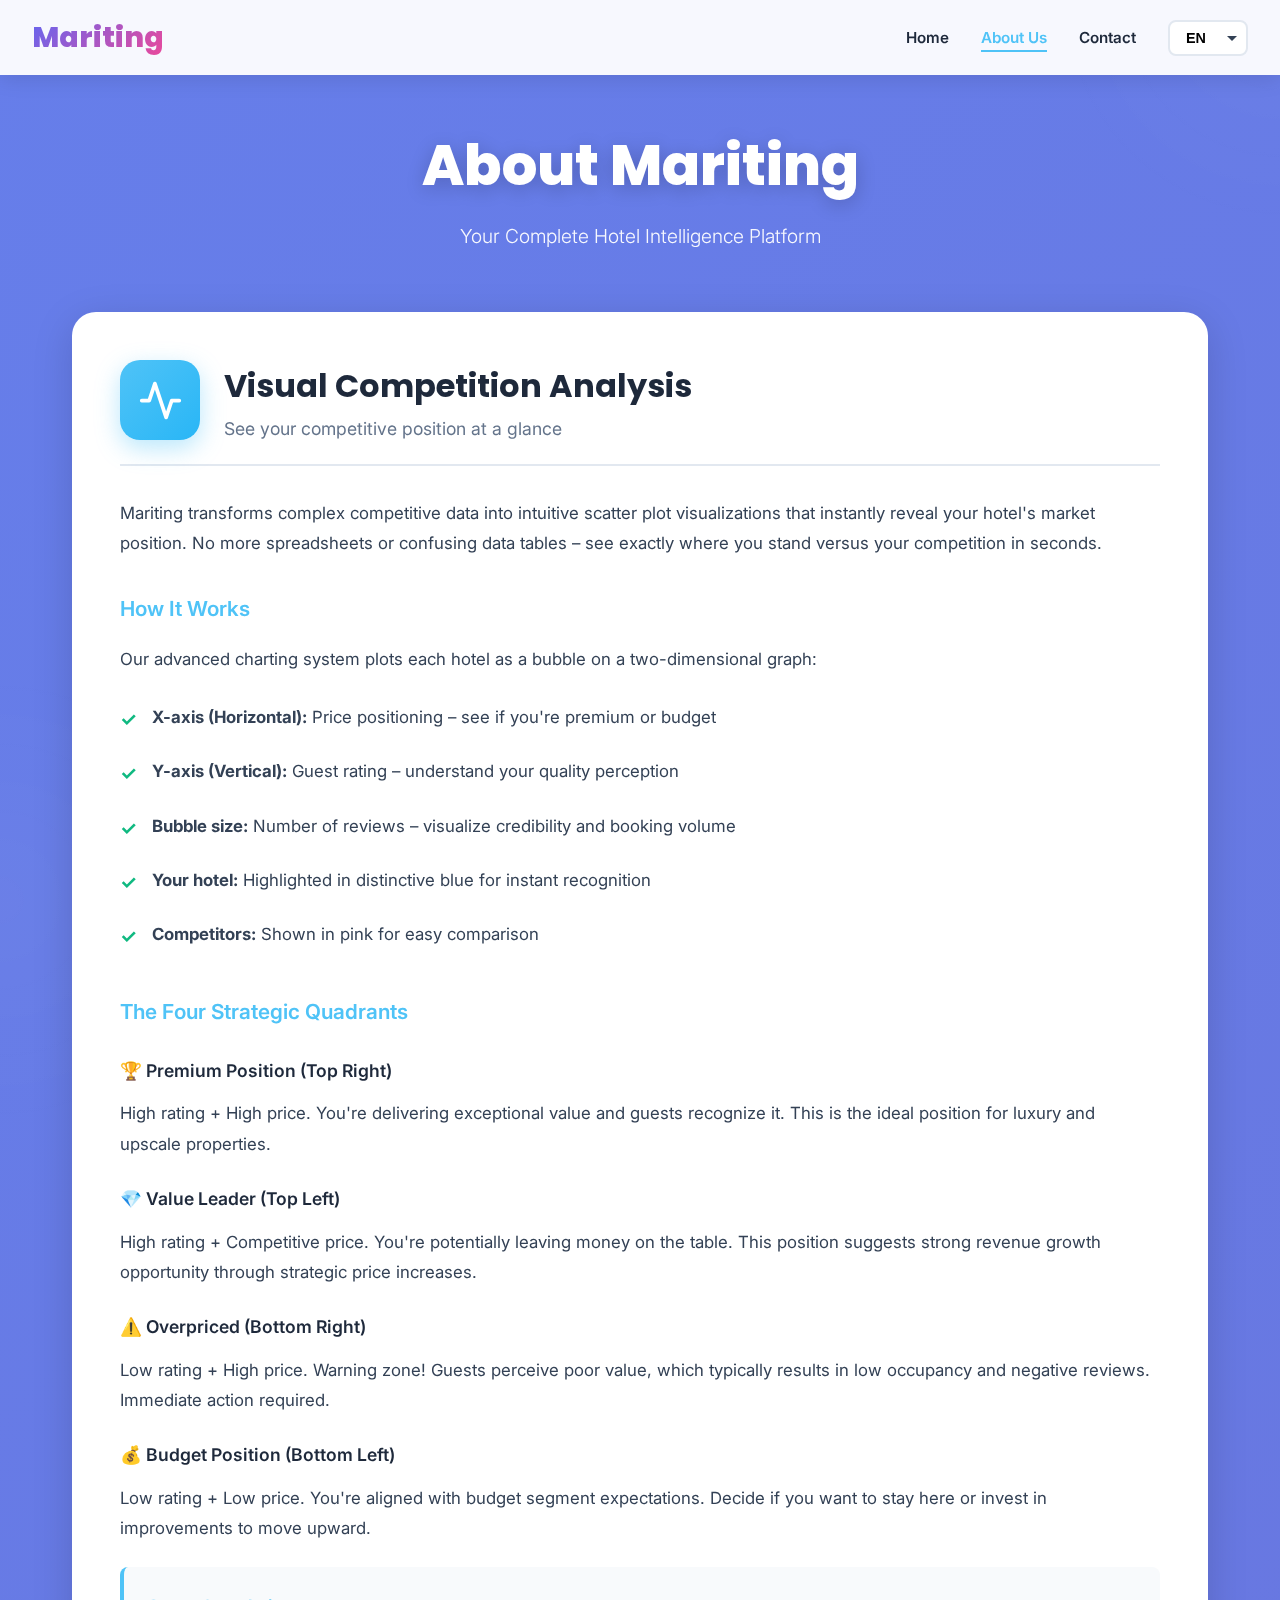
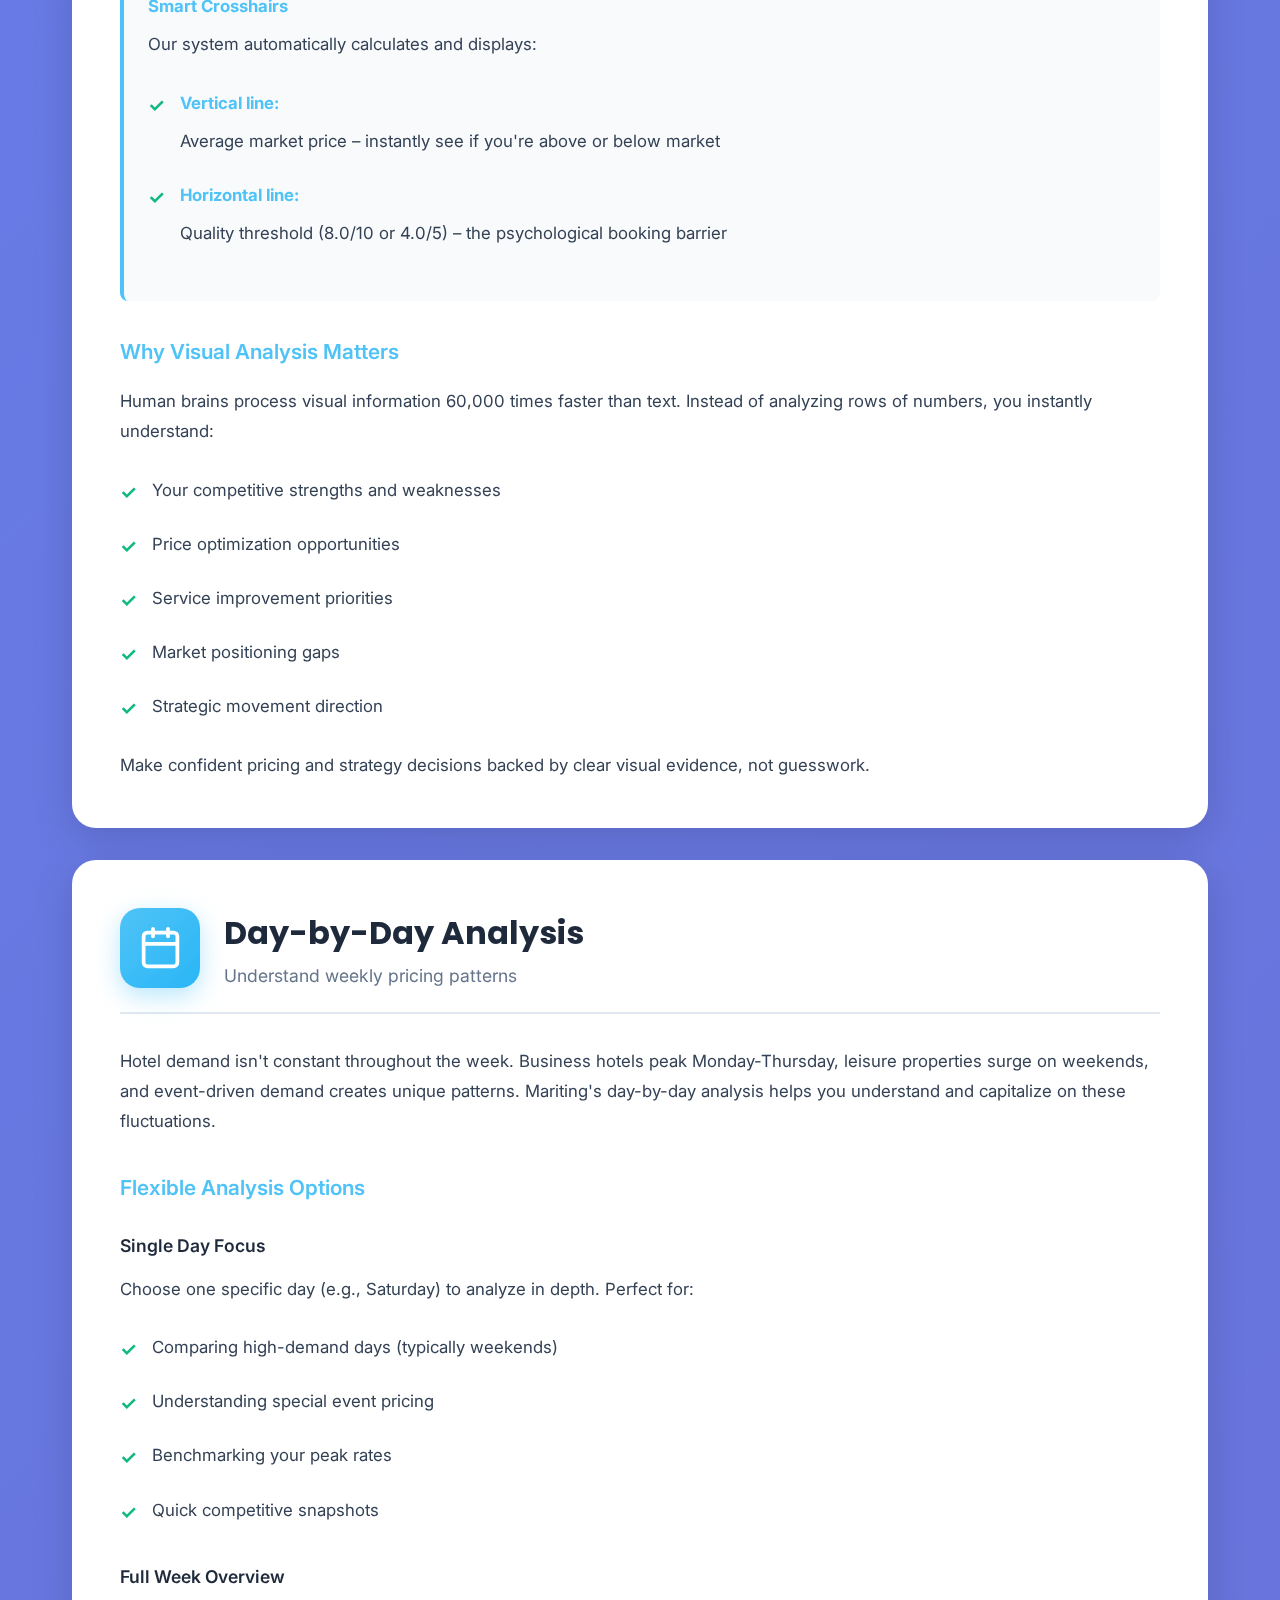
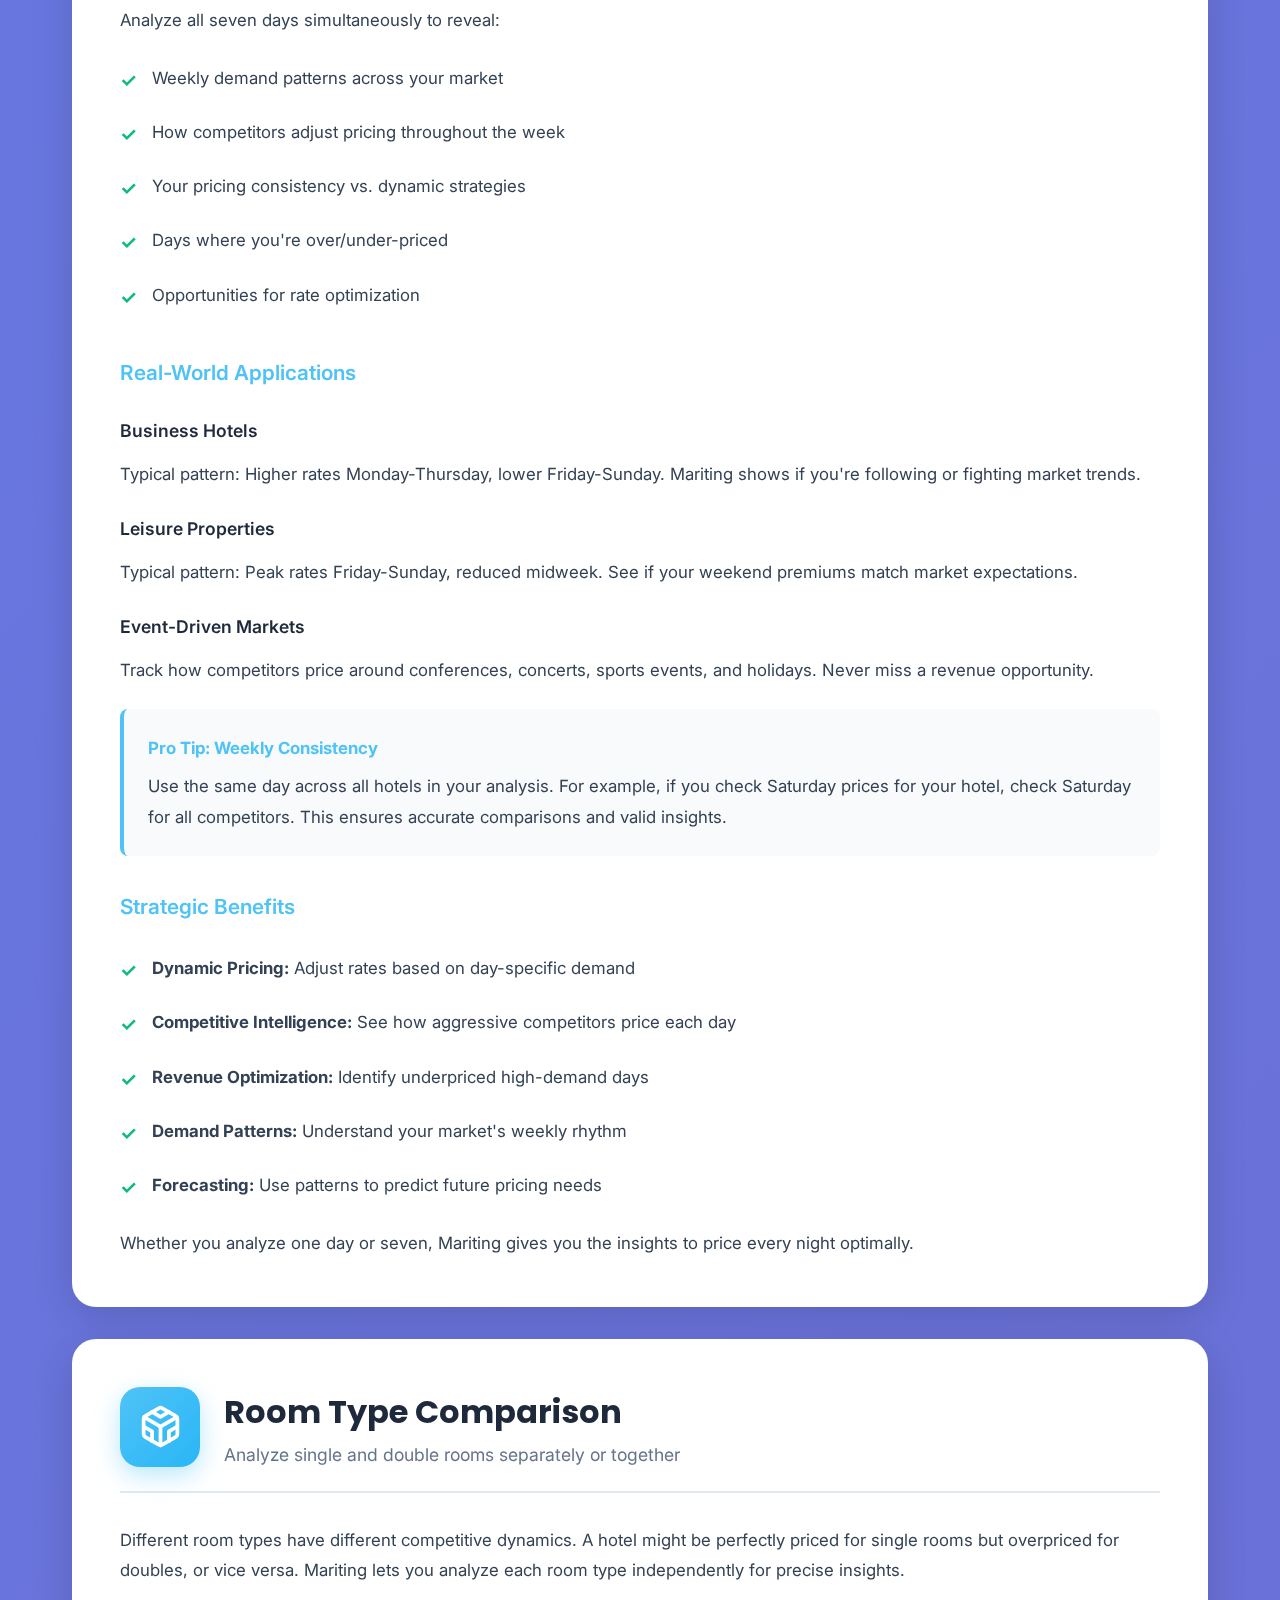
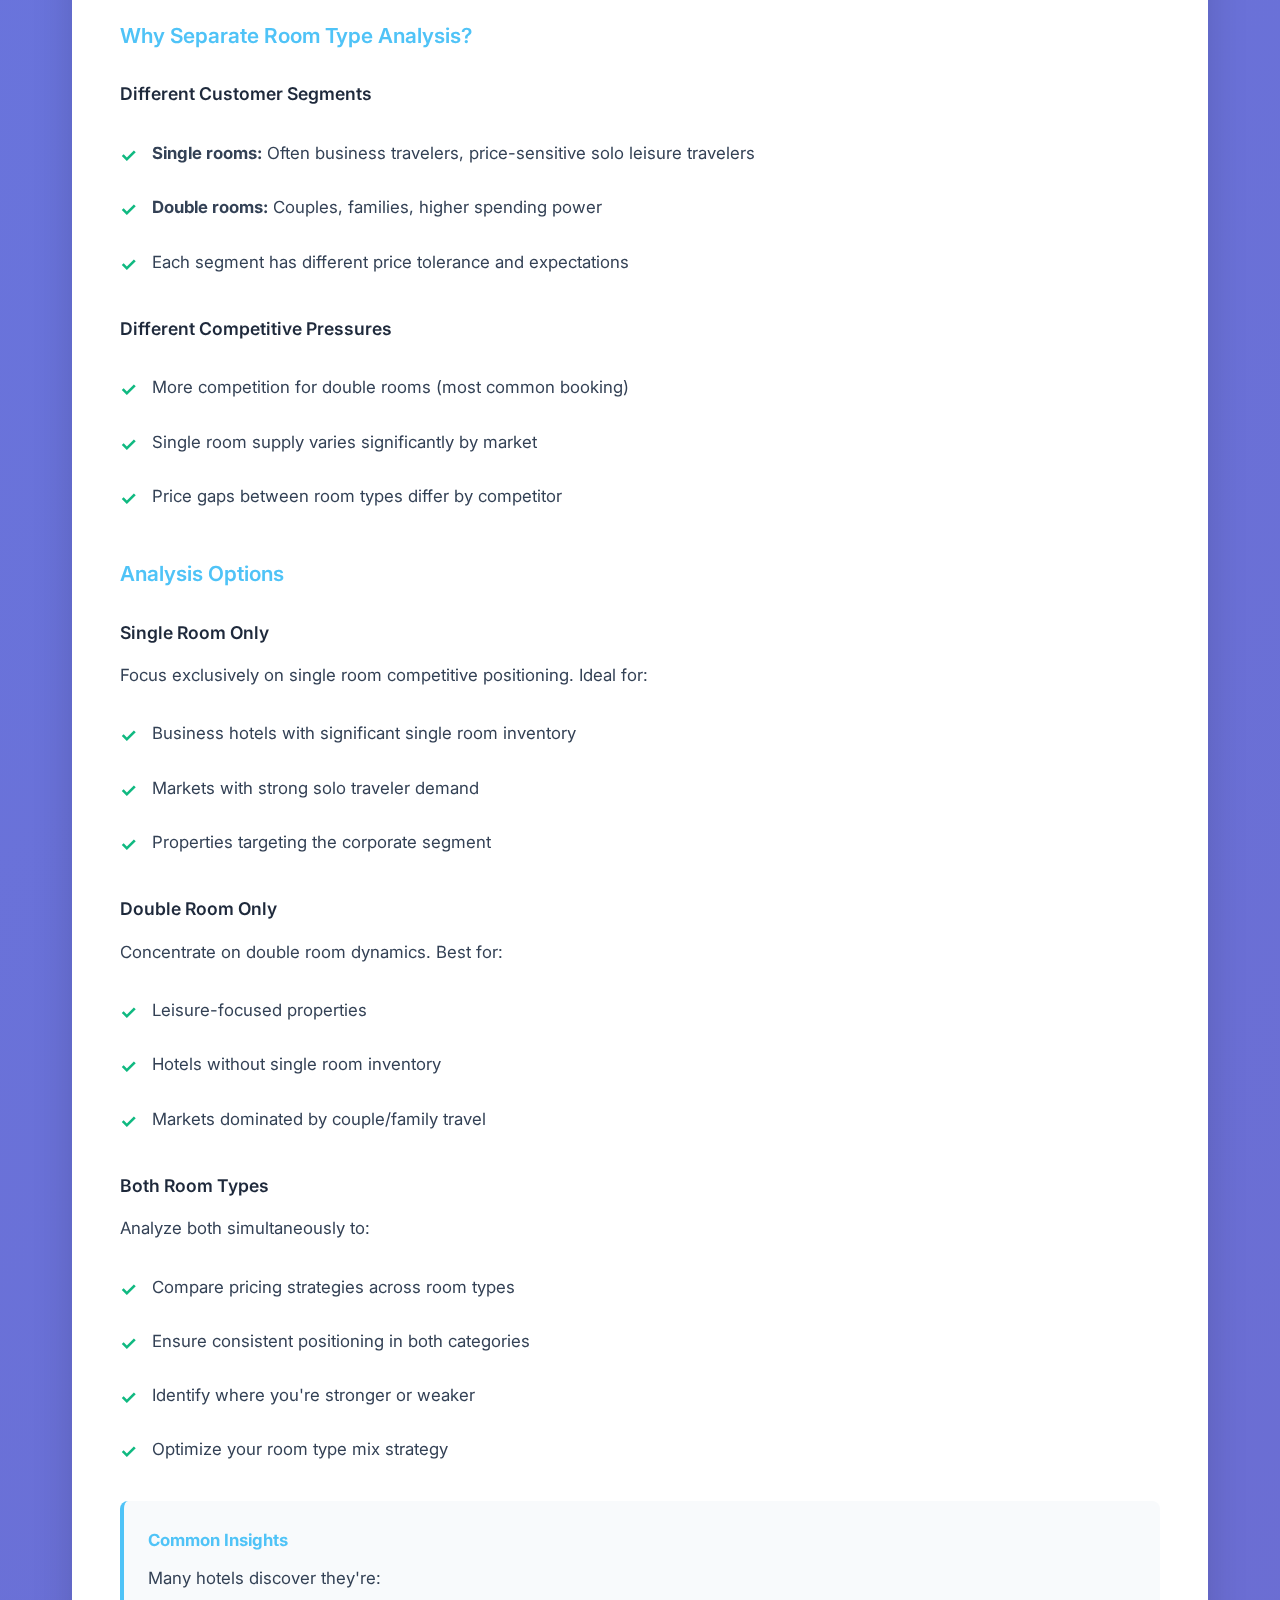
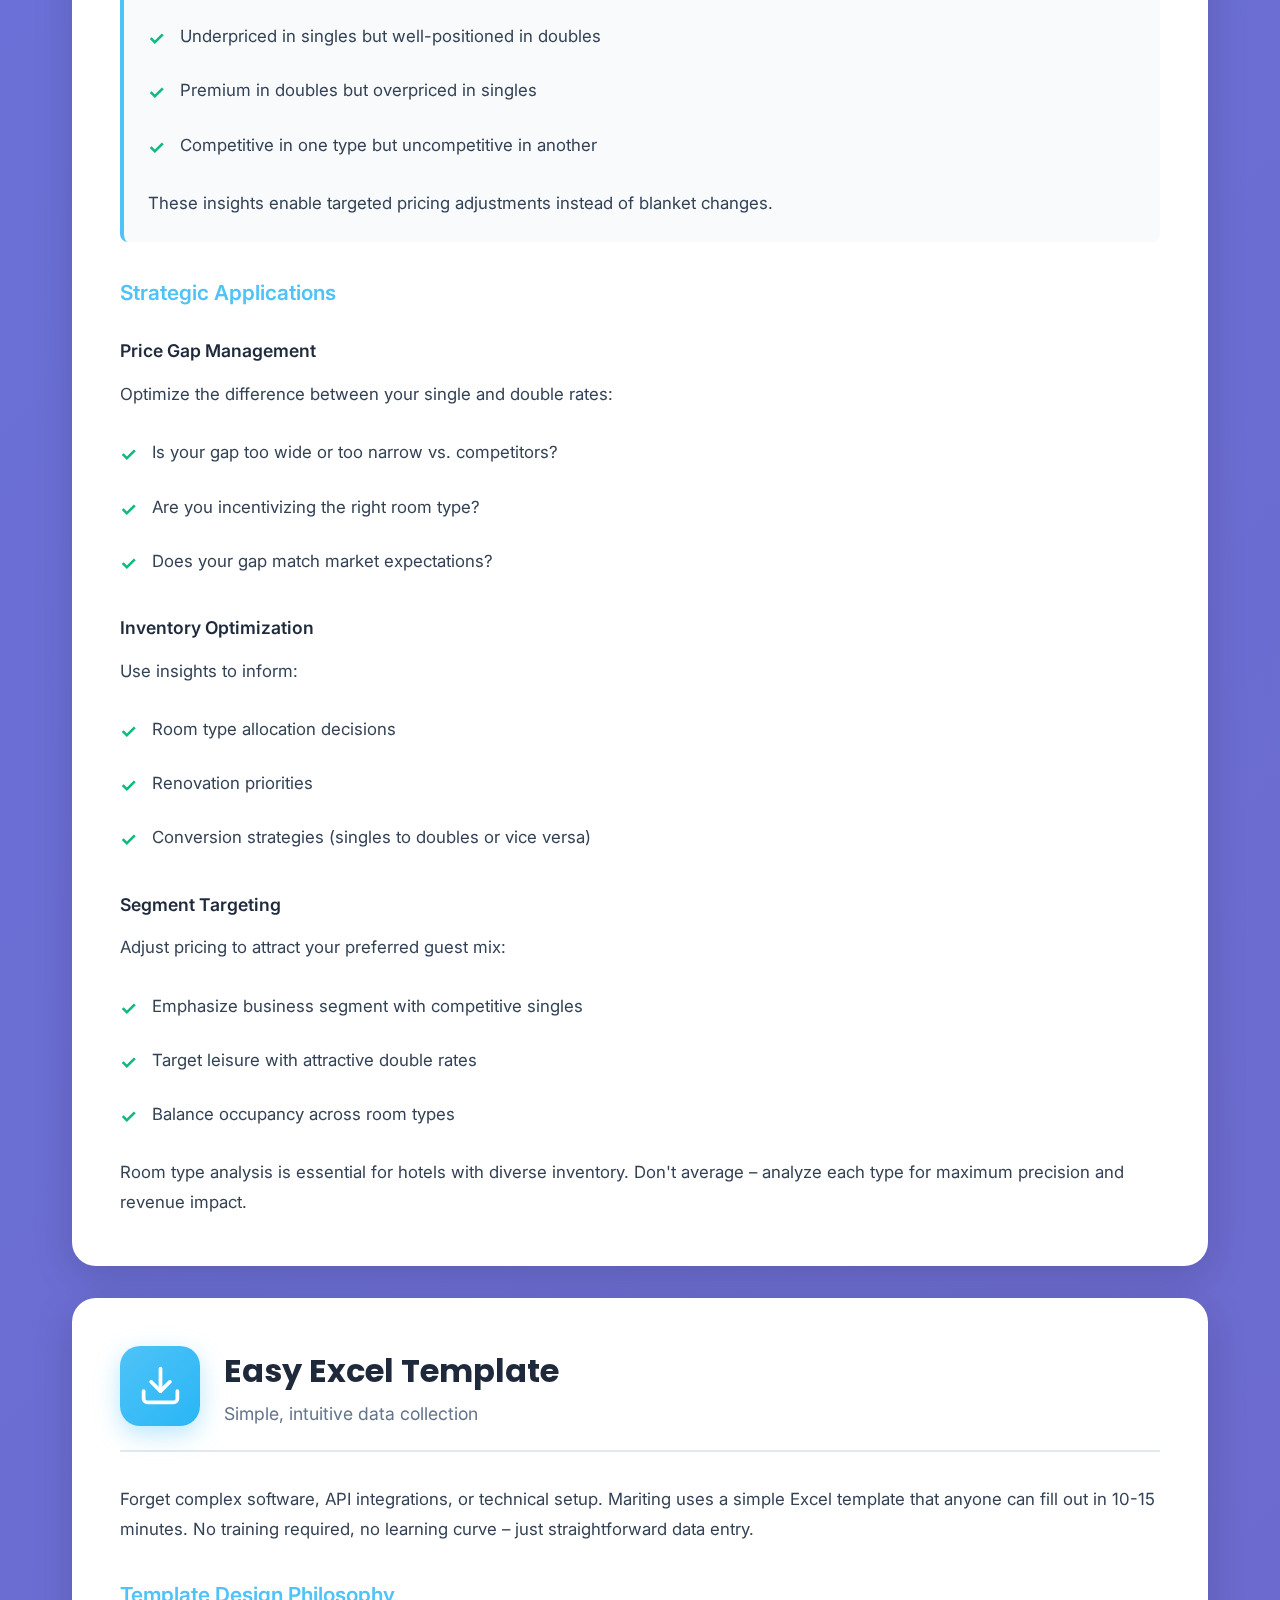
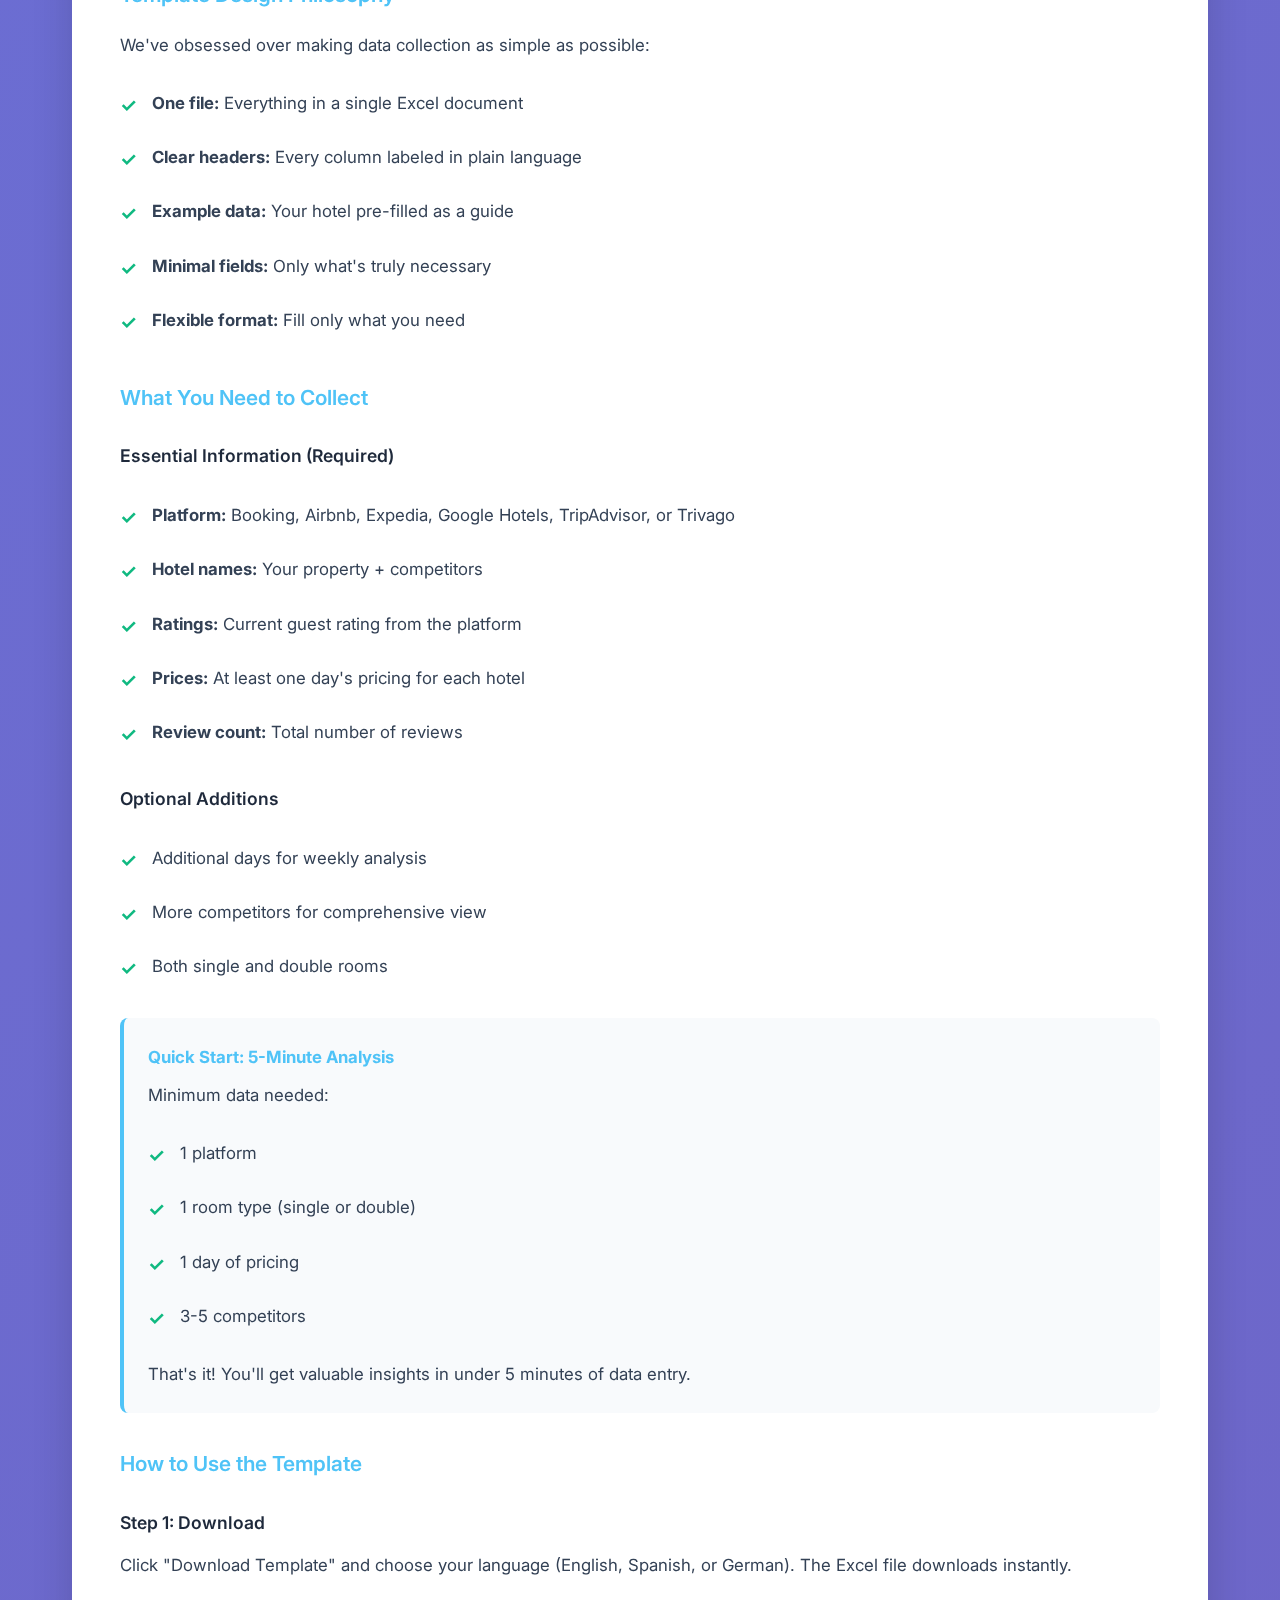
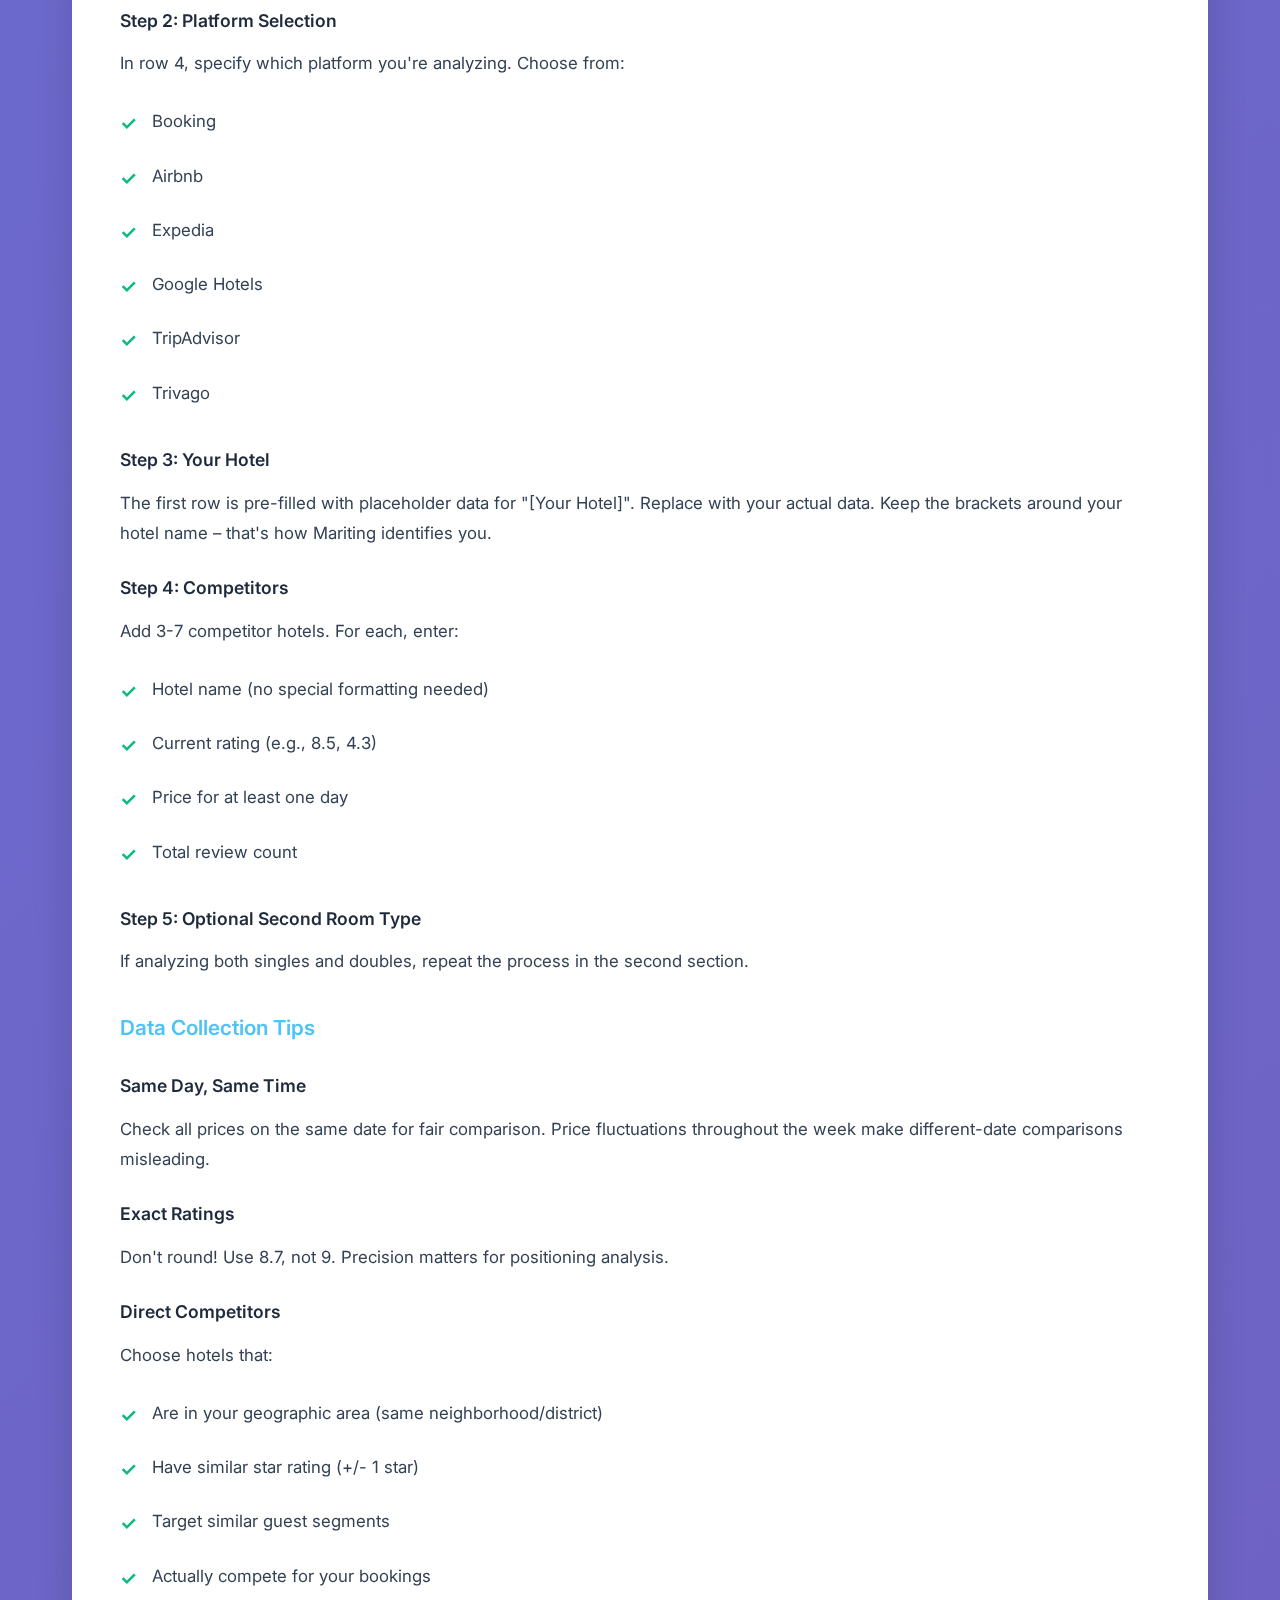
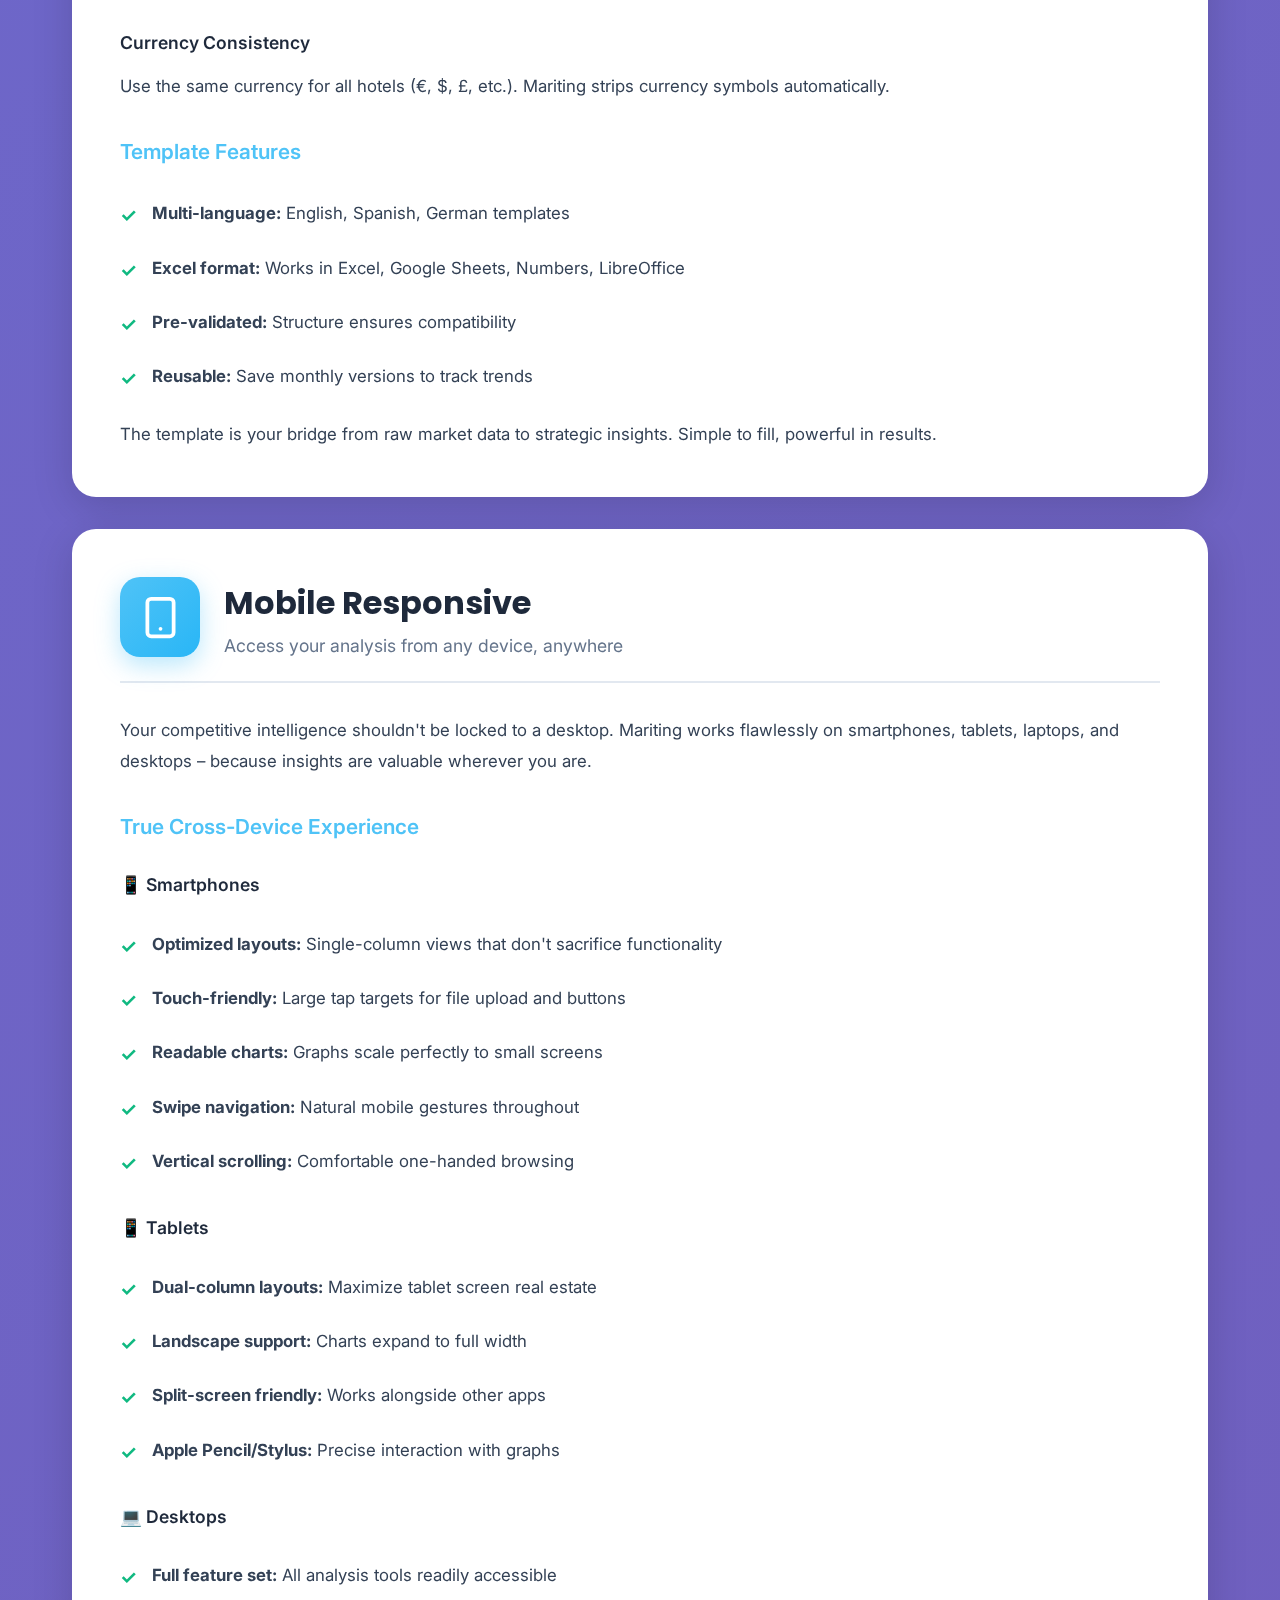
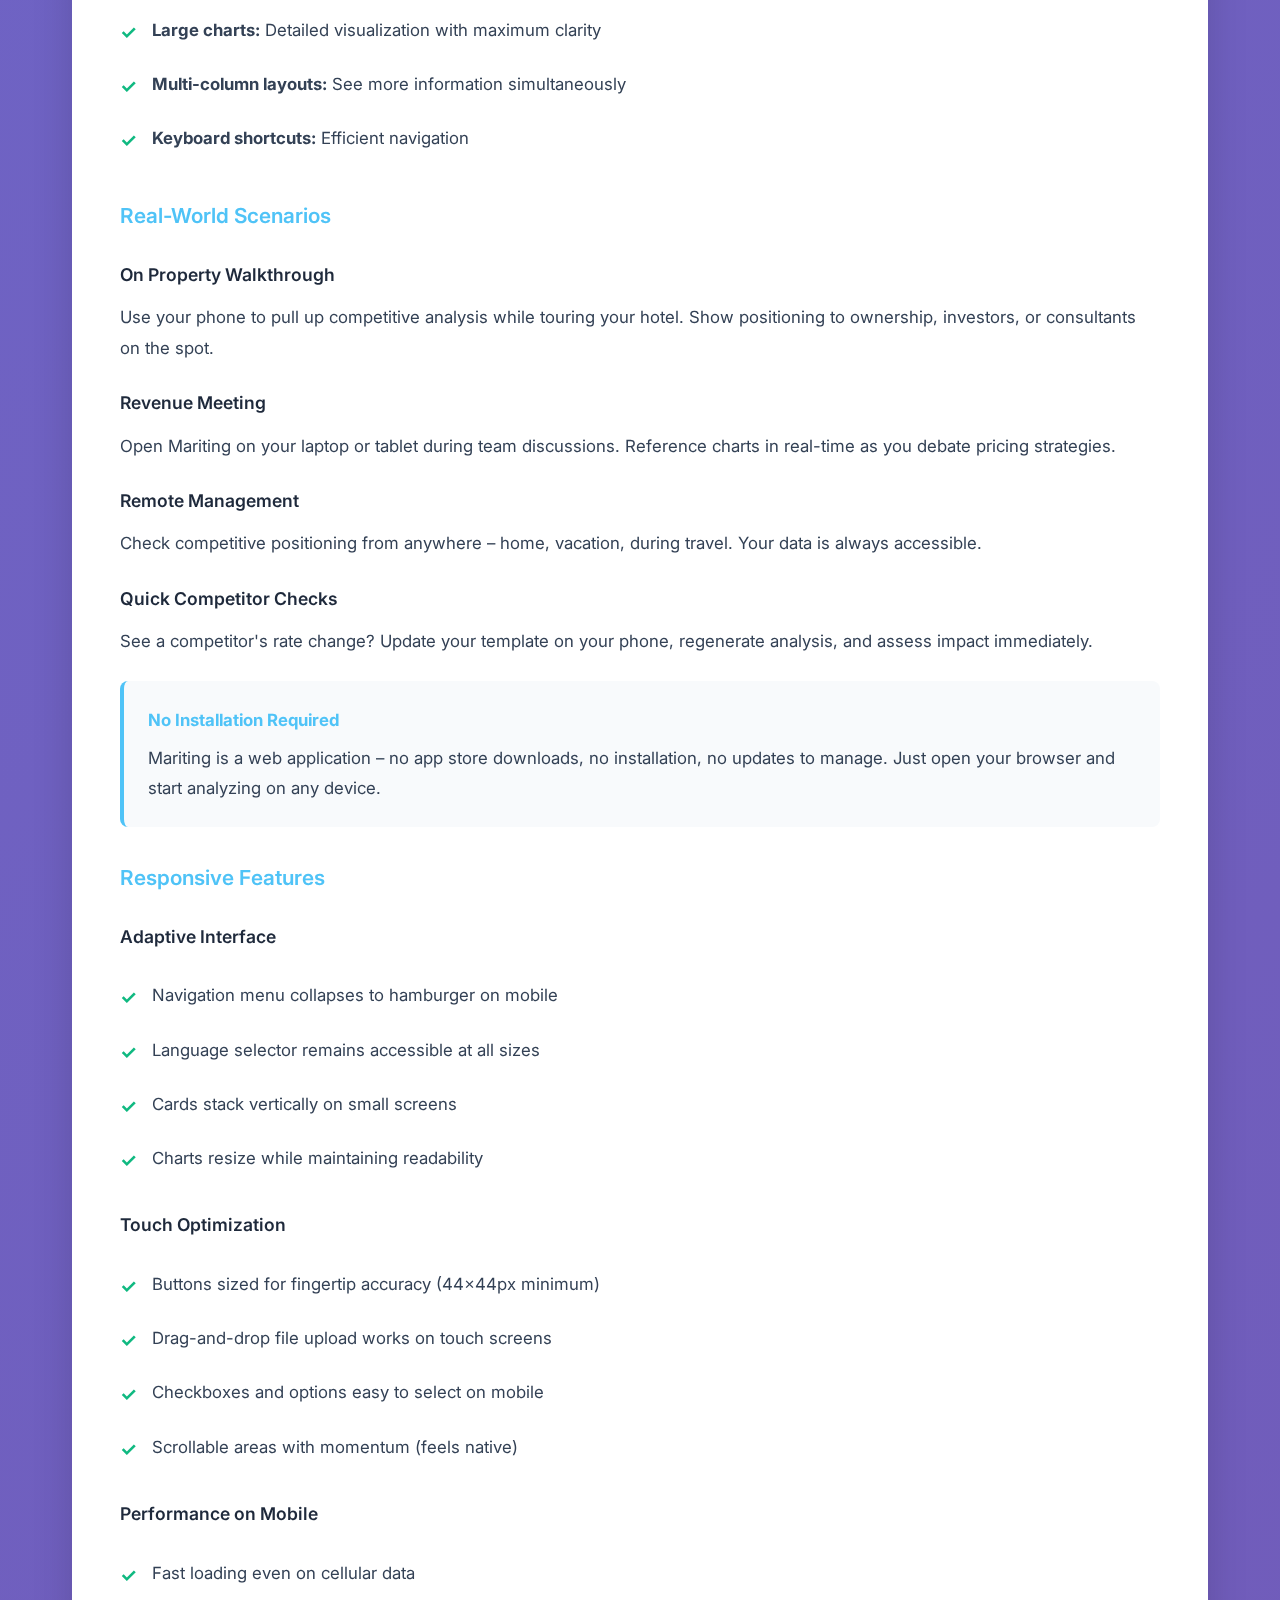
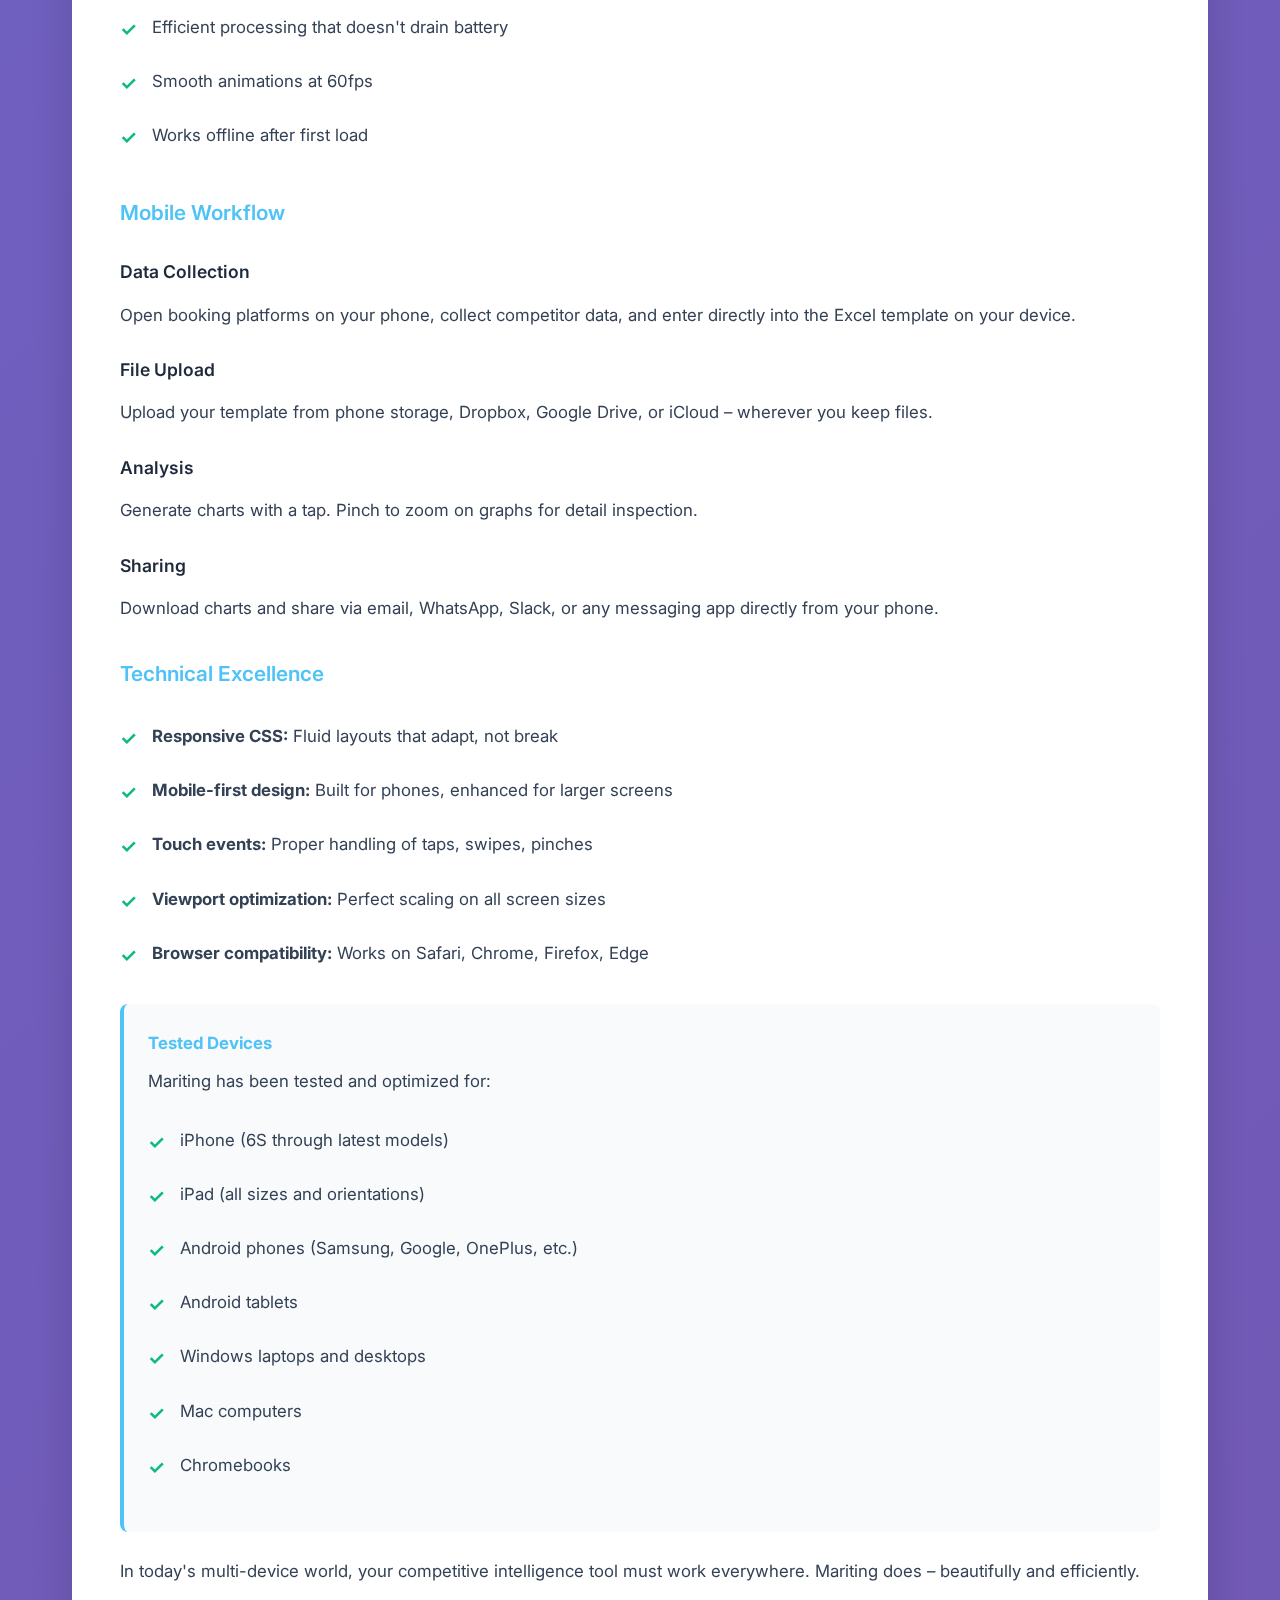
<file: about-us.html>
<!DOCTYPE html>
<html lang="en">
<head>
    <meta charset="UTF-8">
    <meta name="viewport" content="width=device-width, initial-scale=1.0">
    <title>About Us - Mariting</title>
    
    <!-- Favicons -->
    <link rel="icon" type="image/x-icon" href="Logo/favicon_io/favicon.ico">
    <link rel="icon" type="image/png" sizes="16x16" href="Logo/favicon_io/favicon-16x16.png">
    <link rel="icon" type="image/png" sizes="32x32" href="Logo/favicon_io/favicon-32x32.png">
    <link rel="apple-touch-icon" sizes="180x180" href="Logo/favicon_io/apple-touch-icon.png">
    <link rel="icon" type="image/png" sizes="192x192" href="Logo/favicon_io/android-chrome-192x192.png">
    <link rel="icon" type="image/png" sizes="512x512" href="Logo/favicon_io/android-chrome-512x512.png">
    <link rel="manifest" href="Logo/favicon_io/site.webmanifest">
    
    <!-- Fonts -->
    <link rel="preconnect" href="https://fonts.googleapis.com">
    <link rel="preconnect" href="https://fonts.gstatic.com" crossorigin>
    <link href="https://fonts.googleapis.com/css2?family=Inter:wght@300;400;500;600;700;800&family=Poppins:wght@600;700;800&display=swap" rel="stylesheet">
    
    <style>
        * {
            margin: 0;
            padding: 0;
            box-sizing: border-box;
        }
        
        :root {
            --primary: #4FC3F7;
            --primary-dark: #29B6F6;
            --primary-light: #81D4FA;
            --secondary: #ec4899;
            --success: #10b981;
            --warning: #f59e0b;
            --danger: #ef4444;
            --dark: #1e293b;
            --dark-light: #334155;
            --light: #f8fafc;
            --gray: #64748b;
            --border: #e2e8f0;
            --shadow: rgba(0, 0, 0, 0.1);
            --shadow-lg: rgba(0, 0, 0, 0.15);
        }
        
        body {
            font-family: 'Inter', -apple-system, BlinkMacSystemFont, 'Segoe UI', sans-serif;
            background: linear-gradient(135deg, #667eea 0%, #764ba2 100%);
            min-height: 100vh;
            color: var(--dark);
        }
        
        /* Animated Background */
        .bg-animation {
            position: fixed;
            top: 0;
            left: 0;
            width: 100%;
            height: 100%;
            z-index: 0;
            opacity: 0.3;
            pointer-events: none;
        }
        
        .bg-animation::before,
        .bg-animation::after {
            content: '';
            position: absolute;
            width: 500px;
            height: 500px;
            border-radius: 50%;
            background: radial-gradient(circle, rgba(255,255,255,0.1) 0%, transparent 70%);
            animation: float 20s infinite ease-in-out;
        }
        
        .bg-animation::before {
            top: -250px;
            right: -250px;
            animation-delay: 0s;
        }
        
        .bg-animation::after {
            bottom: -250px;
            left: -250px;
            animation-delay: 10s;
        }
        
        @keyframes float {
            0%, 100% { transform: translate(0, 0) scale(1); }
            33% { transform: translate(30px, -50px) scale(1.1); }
            66% { transform: translate(-20px, 20px) scale(0.9); }
        }
        
        /* Header */
        header {
            position: relative;
            z-index: 100;
            background: rgba(255, 255, 255, 0.95);
            backdrop-filter: blur(10px);
            box-shadow: 0 4px 20px var(--shadow);
            padding: 1rem 2rem;
            display: flex;
            justify-content: space-between;
            align-items: center;
        }
        
        .logo-container {
            display: flex;
            align-items: center;
            gap: 1rem;
        }
        
        .brand-name {
            font-family: 'Poppins', sans-serif;
            font-size: 1.8rem;
            font-weight: 800;
            background: linear-gradient(135deg, #6366f1, #ec4899);
            -webkit-background-clip: text;
            -webkit-text-fill-color: transparent;
            background-clip: text;
            text-decoration: none;
        }
        
        .header-right {
            display: flex;
            align-items: center;
            gap: 2rem;
        }
        
        .nav-menu {
            display: flex;
            gap: 2rem;
            align-items: center;
        }
        
        .nav-link {
            color: var(--dark);
            text-decoration: none;
            font-weight: 600;
            font-size: 0.95rem;
            transition: color 0.3s ease;
        }
        
        .nav-link:hover {
            color: var(--primary);
        }
        
        .nav-link.active {
            color: var(--primary);
            position: relative;
        }
        
        .nav-link.active::after {
            content: '';
            position: absolute;
            bottom: -5px;
            left: 0;
            right: 0;
            height: 2px;
            background: var(--primary);
        }
        
        /* Language Dropdown */
        .language-selector {
            position: relative;
        }
        
        .lang-dropdown {
            padding: 0.5rem 1rem;
            border: 2px solid var(--border);
            background: white;
            border-radius: 8px;
            cursor: pointer;
            font-weight: 600;
            font-size: 0.9rem;
            min-width: 80px;
            appearance: none;
            background-image: url("data:image/svg+xml,%3Csvg xmlns='http://www.w3.org/2000/svg' width='12' height='12' viewBox='0 0 12 12'%3E%3Cpath fill='%23334155' d='M6 9L1 4h10z'/%3E%3C/svg%3E");
            background-repeat: no-repeat;
            background-position: right 0.5rem center;
            padding-right: 2rem;
        }
        
        .lang-dropdown:hover {
            border-color: var(--primary);
        }
        
        /* Container */
        .container {
            position: relative;
            z-index: 10;
            max-width: 1200px;
            margin: 0 auto;
            padding: 3rem 2rem;
        }
        
        /* Page Title */
        .page-title {
            text-align: center;
            margin-bottom: 4rem;
            animation: fadeInUp 0.8s ease-out;
        }
        
        .page-title h1 {
            font-family: 'Poppins', sans-serif;
            font-size: 3.5rem;
            font-weight: 800;
            color: white;
            margin-bottom: 1rem;
            text-shadow: 0 4px 20px rgba(0, 0, 0, 0.2);
        }
        
        .page-title p {
            font-size: 1.2rem;
            color: rgba(255, 255, 255, 0.95);
            font-weight: 300;
        }
        
        @keyframes fadeInUp {
            from {
                opacity: 0;
                transform: translateY(30px);
            }
            to {
                opacity: 1;
                transform: translateY(0);
            }
        }
        
        /* Feature Section */
        .feature-section {
            background: white;
            border-radius: 24px;
            padding: 3rem;
            margin-bottom: 2rem;
            box-shadow: 0 10px 40px var(--shadow-lg);
            animation: fadeInUp 0.8s ease-out;
            animation-fill-mode: both;
            scroll-margin-top: 100px;
        }
        
        .feature-section:nth-child(1) { animation-delay: 0.1s; }
        .feature-section:nth-child(2) { animation-delay: 0.2s; }
        .feature-section:nth-child(3) { animation-delay: 0.3s; }
        .feature-section:nth-child(4) { animation-delay: 0.4s; }
        .feature-section:nth-child(5) { animation-delay: 0.5s; }
        .feature-section:nth-child(6) { animation-delay: 0.6s; }
        
        .feature-header {
            display: flex;
            align-items: center;
            gap: 1.5rem;
            margin-bottom: 2rem;
            padding-bottom: 1.5rem;
            border-bottom: 2px solid var(--border);
        }
        
        .feature-icon {
            width: 80px;
            height: 80px;
            display: flex;
            align-items: center;
            justify-content: center;
            background: linear-gradient(135deg, var(--primary), var(--primary-dark));
            border-radius: 20px;
            box-shadow: 0 8px 25px rgba(79, 195, 247, 0.4);
            flex-shrink: 0;
        }
        
        .feature-icon svg {
            width: 45px;
            height: 45px;
            stroke: white;
            fill: none;
            stroke-width: 2;
            stroke-linecap: round;
            stroke-linejoin: round;
        }
        
        .feature-title {
            flex: 1;
        }
        
        .feature-title h2 {
            font-family: 'Poppins', sans-serif;
            font-size: 2rem;
            color: var(--dark);
            margin-bottom: 0.5rem;
        }
        
        .feature-title p {
            color: var(--gray);
            font-size: 1.1rem;
        }
        
        .feature-content {
            color: var(--dark-light);
            line-height: 1.8;
            font-size: 1.05rem;
        }
        
        .feature-content h3 {
            color: var(--primary);
            font-size: 1.3rem;
            margin: 2rem 0 1rem 0;
            font-weight: 600;
        }
        
        .feature-content h4 {
            color: var(--dark);
            font-size: 1.1rem;
            margin: 1.5rem 0 0.75rem 0;
            font-weight: 600;
        }
        
        .feature-content ul {
            list-style: none;
            margin: 1rem 0;
            padding-left: 0;
        }
        
        .feature-content li {
            padding: 0.75rem 0;
            padding-left: 2rem;
            position: relative;
        }
        
        .feature-content li::before {
            content: '✓';
            position: absolute;
            left: 0;
            color: var(--success);
            font-weight: bold;
            font-size: 1.2rem;
        }
        
        .highlight-box {
            background: var(--light);
            border-left: 4px solid var(--primary);
            padding: 1.5rem;
            border-radius: 8px;
            margin: 1.5rem 0;
        }
        
        .highlight-box strong {
            color: var(--primary);
            display: block;
            margin-bottom: 0.5rem;
        }
        
        /* CTA Section */
        .cta-section {
            text-align: center;
            background: white;
            border-radius: 24px;
            padding: 3rem;
            margin-top: 3rem;
            box-shadow: 0 10px 40px var(--shadow-lg);
        }
        
        .cta-section h2 {
            font-family: 'Poppins', sans-serif;
            font-size: 2rem;
            color: var(--dark);
            margin-bottom: 1rem;
        }
        
        .cta-section p {
            color: var(--gray);
            font-size: 1.1rem;
            margin-bottom: 2rem;
        }
        
        .btn {
            display: inline-flex;
            align-items: center;
            justify-content: center;
            gap: 0.5rem;
            padding: 1rem 2.5rem;
            border: none;
            border-radius: 50px;
            font-size: 1.1rem;
            font-weight: 600;
            cursor: pointer;
            transition: all 0.3s ease;
            text-decoration: none;
            background: linear-gradient(135deg, #4FC3F7, #29B6F6);
            color: white;
            box-shadow: 0 4px 15px rgba(79, 195, 247, 0.4);
        }
        
        .btn:hover {
            transform: translateY(-2px);
            box-shadow: 0 6px 25px rgba(79, 195, 247, 0.6);
        }
        
        /* Footer */
        footer {
            position: relative;
            z-index: 10;
            background: rgba(255, 255, 255, 0.95);
            backdrop-filter: blur(10px);
            padding: 2rem;
            margin-top: 4rem;
            border-top: 1px solid var(--border);
            text-align: center;
        }
        
        .footer-bottom {
            color: var(--gray);
        }
        
        /* Responsive */
        @media (max-width: 768px) {
            .page-title h1 {
                font-size: 2.5rem;
            }
            
            .feature-section {
                padding: 2rem 1.5rem;
            }
            
            .feature-header {
                flex-direction: column;
                text-align: center;
            }
            
            .feature-title h2 {
                font-size: 1.5rem;
            }
            
            .feature-icon {
                width: 60px;
                height: 60px;
            }
            
            .feature-icon svg {
                width: 35px;
                height: 35px;
            }
            
            .nav-menu {
                flex-direction: column;
                gap: 0.5rem;
            }
            
            .header-right {
                flex-direction: column;
                gap: 1rem;
            }
        }
    </style>
</head>
<body>
    <div class="bg-animation"></div>
    
    <header>
        <div class="logo-container">
            <a href="index.html" class="brand-name">Mariting</a>
        </div>
        <div class="header-right">
            <nav class="nav-menu">
                <a href="index.html" class="nav-link">Home</a>
                <a href="about-us.html" class="nav-link active">About Us</a>
                <a href="#" class="nav-link">Contact</a>
            </nav>
            <div class="language-selector">
                <select class="lang-dropdown" id="langDropdown">
                    <option value="en">EN</option>
                    <option value="es">ES</option>
                    <option value="de">DE</option>
                </select>
            </div>
        </div>
    </header>
    
    <div class="container">
        <div class="page-title">
            <h1>About Mariting</h1>
            <p>Your Complete Hotel Intelligence Platform</p>
        </div>
        
        <!-- Feature 1: Visual Competition Analysis -->
        <section class="feature-section" id="visual-analysis">
            <div class="feature-header">
                <div class="feature-icon">
                    <svg viewBox="0 0 24 24">
                        <polyline points="22 12 18 12 15 21 9 3 6 12 2 12"></polyline>
                    </svg>
                </div>
                <div class="feature-title">
                    <h2>Visual Competition Analysis</h2>
                    <p>See your competitive position at a glance</p>
                </div>
            </div>
            <div class="feature-content">
                <p>Mariting transforms complex competitive data into intuitive scatter plot visualizations that instantly reveal your hotel's market position. No more spreadsheets or confusing data tables – see exactly where you stand versus your competition in seconds.</p>
                
                <h3>How It Works</h3>
                <p>Our advanced charting system plots each hotel as a bubble on a two-dimensional graph:</p>
                <ul>
                    <li><strong>X-axis (Horizontal):</strong> Price positioning – see if you're premium or budget</li>
                    <li><strong>Y-axis (Vertical):</strong> Guest rating – understand your quality perception</li>
                    <li><strong>Bubble size:</strong> Number of reviews – visualize credibility and booking volume</li>
                    <li><strong>Your hotel:</strong> Highlighted in distinctive blue for instant recognition</li>
                    <li><strong>Competitors:</strong> Shown in pink for easy comparison</li>
                </ul>
                
                <h3>The Four Strategic Quadrants</h3>
                
                <h4>🏆 Premium Position (Top Right)</h4>
                <p>High rating + High price. You're delivering exceptional value and guests recognize it. This is the ideal position for luxury and upscale properties.</p>
                
                <h4>💎 Value Leader (Top Left)</h4>
                <p>High rating + Competitive price. You're potentially leaving money on the table. This position suggests strong revenue growth opportunity through strategic price increases.</p>
                
                <h4>⚠️ Overpriced (Bottom Right)</h4>
                <p>Low rating + High price. Warning zone! Guests perceive poor value, which typically results in low occupancy and negative reviews. Immediate action required.</p>
                
                <h4>💰 Budget Position (Bottom Left)</h4>
                <p>Low rating + Low price. You're aligned with budget segment expectations. Decide if you want to stay here or invest in improvements to move upward.</p>
                
                <div class="highlight-box">
                    <strong>Smart Crosshairs</strong>
                    <p>Our system automatically calculates and displays:</p>
                    <ul>
                        <li><strong>Vertical line:</strong> Average market price – instantly see if you're above or below market</li>
                        <li><strong>Horizontal line:</strong> Quality threshold (8.0/10 or 4.0/5) – the psychological booking barrier</li>
                    </ul>
                </div>
                
                <h3>Why Visual Analysis Matters</h3>
                <p>Human brains process visual information 60,000 times faster than text. Instead of analyzing rows of numbers, you instantly understand:</p>
                <ul>
                    <li>Your competitive strengths and weaknesses</li>
                    <li>Price optimization opportunities</li>
                    <li>Service improvement priorities</li>
                    <li>Market positioning gaps</li>
                    <li>Strategic movement direction</li>
                </ul>
                
                <p>Make confident pricing and strategy decisions backed by clear visual evidence, not guesswork.</p>
            </div>
        </section>
        
        <!-- Feature 2: Day-by-Day Analysis -->
        <section class="feature-section" id="daily-analysis">
            <div class="feature-header">
                <div class="feature-icon">
                    <svg viewBox="0 0 24 24">
                        <rect x="3" y="4" width="18" height="18" rx="2" ry="2"></rect>
                        <line x1="16" y1="2" x2="16" y2="6"></line>
                        <line x1="8" y1="2" x2="8" y2="6"></line>
                        <line x1="3" y1="10" x2="21" y2="10"></line>
                    </svg>
                </div>
                <div class="feature-title">
                    <h2>Day-by-Day Analysis</h2>
                    <p>Understand weekly pricing patterns</p>
                </div>
            </div>
            <div class="feature-content">
                <p>Hotel demand isn't constant throughout the week. Business hotels peak Monday-Thursday, leisure properties surge on weekends, and event-driven demand creates unique patterns. Mariting's day-by-day analysis helps you understand and capitalize on these fluctuations.</p>
                
                <h3>Flexible Analysis Options</h3>
                
                <h4>Single Day Focus</h4>
                <p>Choose one specific day (e.g., Saturday) to analyze in depth. Perfect for:</p>
                <ul>
                    <li>Comparing high-demand days (typically weekends)</li>
                    <li>Understanding special event pricing</li>
                    <li>Benchmarking your peak rates</li>
                    <li>Quick competitive snapshots</li>
                </ul>
                
                <h4>Full Week Overview</h4>
                <p>Analyze all seven days simultaneously to reveal:</p>
                <ul>
                    <li>Weekly demand patterns across your market</li>
                    <li>How competitors adjust pricing throughout the week</li>
                    <li>Your pricing consistency vs. dynamic strategies</li>
                    <li>Days where you're over/under-priced</li>
                    <li>Opportunities for rate optimization</li>
                </ul>
                
                <h3>Real-World Applications</h3>
                
                <h4>Business Hotels</h4>
                <p>Typical pattern: Higher rates Monday-Thursday, lower Friday-Sunday. Mariting shows if you're following or fighting market trends.</p>
                
                <h4>Leisure Properties</h4>
                <p>Typical pattern: Peak rates Friday-Sunday, reduced midweek. See if your weekend premiums match market expectations.</p>
                
                <h4>Event-Driven Markets</h4>
                <p>Track how competitors price around conferences, concerts, sports events, and holidays. Never miss a revenue opportunity.</p>
                
                <div class="highlight-box">
                    <strong>Pro Tip: Weekly Consistency</strong>
                    <p>Use the same day across all hotels in your analysis. For example, if you check Saturday prices for your hotel, check Saturday for all competitors. This ensures accurate comparisons and valid insights.</p>
                </div>
                
                <h3>Strategic Benefits</h3>
                <ul>
                    <li><strong>Dynamic Pricing:</strong> Adjust rates based on day-specific demand</li>
                    <li><strong>Competitive Intelligence:</strong> See how aggressive competitors price each day</li>
                    <li><strong>Revenue Optimization:</strong> Identify underpriced high-demand days</li>
                    <li><strong>Demand Patterns:</strong> Understand your market's weekly rhythm</li>
                    <li><strong>Forecasting:</strong> Use patterns to predict future pricing needs</li>
                </ul>
                
                <p>Whether you analyze one day or seven, Mariting gives you the insights to price every night optimally.</p>
            </div>
        </section>
        
        <!-- Feature 3: Room Type Comparison -->
        <section class="feature-section" id="room-comparison">
            <div class="feature-header">
                <div class="feature-icon">
                    <svg viewBox="0 0 24 24">
                        <path d="M21 16V8a2 2 0 0 0-1-1.73l-7-4a2 2 0 0 0-2 0l-7 4A2 2 0 0 0 3 8v8a2 2 0 0 0 1 1.73l7 4a2 2 0 0 0 2 0l7-4A2 2 0 0 0 21 16z"></path>
                        <polyline points="7.5 4.21 12 6.81 16.5 4.21"></polyline>
                        <polyline points="7.5 19.79 7.5 14.6 3 12"></polyline>
                        <polyline points="21 12 16.5 14.6 16.5 19.79"></polyline>
                        <polyline points="3.27 6.96 12 12.01 20.73 6.96"></polyline>
                        <line x1="12" y1="22.08" x2="12" y2="12"></line>
                    </svg>
                </div>
                <div class="feature-title">
                    <h2>Room Type Comparison</h2>
                    <p>Analyze single and double rooms separately or together</p>
                </div>
            </div>
            <div class="feature-content">
                <p>Different room types have different competitive dynamics. A hotel might be perfectly priced for single rooms but overpriced for doubles, or vice versa. Mariting lets you analyze each room type independently for precise insights.</p>
                
                <h3>Why Separate Room Type Analysis?</h3>
                
                <h4>Different Customer Segments</h4>
                <ul>
                    <li><strong>Single rooms:</strong> Often business travelers, price-sensitive solo leisure travelers</li>
                    <li><strong>Double rooms:</strong> Couples, families, higher spending power</li>
                    <li>Each segment has different price tolerance and expectations</li>
                </ul>
                
                <h4>Different Competitive Pressures</h4>
                <ul>
                    <li>More competition for double rooms (most common booking)</li>
                    <li>Single room supply varies significantly by market</li>
                    <li>Price gaps between room types differ by competitor</li>
                </ul>
                
                <h3>Analysis Options</h3>
                
                <h4>Single Room Only</h4>
                <p>Focus exclusively on single room competitive positioning. Ideal for:</p>
                <ul>
                    <li>Business hotels with significant single room inventory</li>
                    <li>Markets with strong solo traveler demand</li>
                    <li>Properties targeting the corporate segment</li>
                </ul>
                
                <h4>Double Room Only</h4>
                <p>Concentrate on double room dynamics. Best for:</p>
                <ul>
                    <li>Leisure-focused properties</li>
                    <li>Hotels without single room inventory</li>
                    <li>Markets dominated by couple/family travel</li>
                </ul>
                
                <h4>Both Room Types</h4>
                <p>Analyze both simultaneously to:</p>
                <ul>
                    <li>Compare pricing strategies across room types</li>
                    <li>Ensure consistent positioning in both categories</li>
                    <li>Identify where you're stronger or weaker</li>
                    <li>Optimize your room type mix strategy</li>
                </ul>
                
                <div class="highlight-box">
                    <strong>Common Insights</strong>
                    <p>Many hotels discover they're:</p>
                    <ul>
                        <li>Underpriced in singles but well-positioned in doubles</li>
                        <li>Premium in doubles but overpriced in singles</li>
                        <li>Competitive in one type but uncompetitive in another</li>
                    </ul>
                    <p>These insights enable targeted pricing adjustments instead of blanket changes.</p>
                </div>
                
                <h3>Strategic Applications</h3>
                
                <h4>Price Gap Management</h4>
                <p>Optimize the difference between your single and double rates:</p>
                <ul>
                    <li>Is your gap too wide or too narrow vs. competitors?</li>
                    <li>Are you incentivizing the right room type?</li>
                    <li>Does your gap match market expectations?</li>
                </ul>
                
                <h4>Inventory Optimization</h4>
                <p>Use insights to inform:</p>
                <ul>
                    <li>Room type allocation decisions</li>
                    <li>Renovation priorities</li>
                    <li>Conversion strategies (singles to doubles or vice versa)</li>
                </ul>
                
                <h4>Segment Targeting</h4>
                <p>Adjust pricing to attract your preferred guest mix:</p>
                <ul>
                    <li>Emphasize business segment with competitive singles</li>
                    <li>Target leisure with attractive double rates</li>
                    <li>Balance occupancy across room types</li>
                </ul>
                
                <p>Room type analysis is essential for hotels with diverse inventory. Don't average – analyze each type for maximum precision and revenue impact.</p>
            </div>
        </section>
        
        <!-- Feature 4: Easy Excel Template -->
        <section class="feature-section" id="excel-template">
            <div class="feature-header">
                <div class="feature-icon">
                    <svg viewBox="0 0 24 24">
                        <path d="M21 15v4a2 2 0 0 1-2 2H5a2 2 0 0 1-2-2v-4"></path>
                        <polyline points="7 10 12 15 17 10"></polyline>
                        <line x1="12" y1="15" x2="12" y2="3"></line>
                    </svg>
                </div>
                <div class="feature-title">
                    <h2>Easy Excel Template</h2>
                    <p>Simple, intuitive data collection</p>
                </div>
            </div>
            <div class="feature-content">
                <p>Forget complex software, API integrations, or technical setup. Mariting uses a simple Excel template that anyone can fill out in 10-15 minutes. No training required, no learning curve – just straightforward data entry.</p>
                
                <h3>Template Design Philosophy</h3>
                <p>We've obsessed over making data collection as simple as possible:</p>
                <ul>
                    <li><strong>One file:</strong> Everything in a single Excel document</li>
                    <li><strong>Clear headers:</strong> Every column labeled in plain language</li>
                    <li><strong>Example data:</strong> Your hotel pre-filled as a guide</li>
                    <li><strong>Minimal fields:</strong> Only what's truly necessary</li>
                    <li><strong>Flexible format:</strong> Fill only what you need</li>
                </ul>
                
                <h3>What You Need to Collect</h3>
                
                <h4>Essential Information (Required)</h4>
                <ul>
                    <li><strong>Platform:</strong> Booking, Airbnb, Expedia, Google Hotels, TripAdvisor, or Trivago</li>
                    <li><strong>Hotel names:</strong> Your property + competitors</li>
                    <li><strong>Ratings:</strong> Current guest rating from the platform</li>
                    <li><strong>Prices:</strong> At least one day's pricing for each hotel</li>
                    <li><strong>Review count:</strong> Total number of reviews</li>
                </ul>
                
                <h4>Optional Additions</h4>
                <ul>
                    <li>Additional days for weekly analysis</li>
                    <li>More competitors for comprehensive view</li>
                    <li>Both single and double rooms</li>
                </ul>
                
                <div class="highlight-box">
                    <strong>Quick Start: 5-Minute Analysis</strong>
                    <p>Minimum data needed:</p>
                    <ul>
                        <li>1 platform</li>
                        <li>1 room type (single or double)</li>
                        <li>1 day of pricing</li>
                        <li>3-5 competitors</li>
                    </ul>
                    <p>That's it! You'll get valuable insights in under 5 minutes of data entry.</p>
                </div>
                
                <h3>How to Use the Template</h3>
                
                <h4>Step 1: Download</h4>
                <p>Click "Download Template" and choose your language (English, Spanish, or German). The Excel file downloads instantly.</p>
                
                <h4>Step 2: Platform Selection</h4>
                <p>In row 4, specify which platform you're analyzing. Choose from:</p>
                <ul>
                    <li>Booking</li>
                    <li>Airbnb</li>
                    <li>Expedia</li>
                    <li>Google Hotels</li>
                    <li>TripAdvisor</li>
                    <li>Trivago</li>
                </ul>
                
                <h4>Step 3: Your Hotel</h4>
                <p>The first row is pre-filled with placeholder data for "[Your Hotel]". Replace with your actual data. Keep the brackets around your hotel name – that's how Mariting identifies you.</p>
                
                <h4>Step 4: Competitors</h4>
                <p>Add 3-7 competitor hotels. For each, enter:</p>
                <ul>
                    <li>Hotel name (no special formatting needed)</li>
                    <li>Current rating (e.g., 8.5, 4.3)</li>
                    <li>Price for at least one day</li>
                    <li>Total review count</li>
                </ul>
                
                <h4>Step 5: Optional Second Room Type</h4>
                <p>If analyzing both singles and doubles, repeat the process in the second section.</p>
                
                <h3>Data Collection Tips</h3>
                
                <h4>Same Day, Same Time</h4>
                <p>Check all prices on the same date for fair comparison. Price fluctuations throughout the week make different-date comparisons misleading.</p>
                
                <h4>Exact Ratings</h4>
                <p>Don't round! Use 8.7, not 9. Precision matters for positioning analysis.</p>
                
                <h4>Direct Competitors</h4>
                <p>Choose hotels that:</p>
                <ul>
                    <li>Are in your geographic area (same neighborhood/district)</li>
                    <li>Have similar star rating (+/- 1 star)</li>
                    <li>Target similar guest segments</li>
                    <li>Actually compete for your bookings</li>
                </ul>
                
                <h4>Currency Consistency</h4>
                <p>Use the same currency for all hotels (€, $, £, etc.). Mariting strips currency symbols automatically.</p>
                
                <h3>Template Features</h3>
                <ul>
                    <li><strong>Multi-language:</strong> English, Spanish, German templates</li>
                    <li><strong>Excel format:</strong> Works in Excel, Google Sheets, Numbers, LibreOffice</li>
                    <li><strong>Pre-validated:</strong> Structure ensures compatibility</li>
                    <li><strong>Reusable:</strong> Save monthly versions to track trends</li>
                </ul>
                
                <p>The template is your bridge from raw market data to strategic insights. Simple to fill, powerful in results.</p>
            </div>
        </section>
        
        <!-- Feature 5: Mobile Responsive -->
        <section class="feature-section" id="mobile-responsive">
            <div class="feature-header">
                <div class="feature-icon">
                    <svg viewBox="0 0 24 24">
                        <rect x="5" y="2" width="14" height="20" rx="2" ry="2"></rect>
                        <line x1="12" y1="18" x2="12.01" y2="18"></line>
                    </svg>
                </div>
                <div class="feature-title">
                    <h2>Mobile Responsive</h2>
                    <p>Access your analysis from any device, anywhere</p>
                </div>
            </div>
            <div class="feature-content">
                <p>Your competitive intelligence shouldn't be locked to a desktop. Mariting works flawlessly on smartphones, tablets, laptops, and desktops – because insights are valuable wherever you are.</p>
                
                <h3>True Cross-Device Experience</h3>
                
                <h4>📱 Smartphones</h4>
                <ul>
                    <li><strong>Optimized layouts:</strong> Single-column views that don't sacrifice functionality</li>
                    <li><strong>Touch-friendly:</strong> Large tap targets for file upload and buttons</li>
                    <li><strong>Readable charts:</strong> Graphs scale perfectly to small screens</li>
                    <li><strong>Swipe navigation:</strong> Natural mobile gestures throughout</li>
                    <li><strong>Vertical scrolling:</strong> Comfortable one-handed browsing</li>
                </ul>
                
                <h4>📱 Tablets</h4>
                <ul>
                    <li><strong>Dual-column layouts:</strong> Maximize tablet screen real estate</li>
                    <li><strong>Landscape support:</strong> Charts expand to full width</li>
                    <li><strong>Split-screen friendly:</strong> Works alongside other apps</li>
                    <li><strong>Apple Pencil/Stylus:</strong> Precise interaction with graphs</li>
                </ul>
                
                <h4>💻 Desktops</h4>
                <ul>
                    <li><strong>Full feature set:</strong> All analysis tools readily accessible</li>
                    <li><strong>Large charts:</strong> Detailed visualization with maximum clarity</li>
                    <li><strong>Multi-column layouts:</strong> See more information simultaneously</li>
                    <li><strong>Keyboard shortcuts:</strong> Efficient navigation</li>
                </ul>
                
                <h3>Real-World Scenarios</h3>
                
                <h4>On Property Walkthrough</h4>
                <p>Use your phone to pull up competitive analysis while touring your hotel. Show positioning to ownership, investors, or consultants on the spot.</p>
                
                <h4>Revenue Meeting</h4>
                <p>Open Mariting on your laptop or tablet during team discussions. Reference charts in real-time as you debate pricing strategies.</p>
                
                <h4>Remote Management</h4>
                <p>Check competitive positioning from anywhere – home, vacation, during travel. Your data is always accessible.</p>
                
                <h4>Quick Competitor Checks</h4>
                <p>See a competitor's rate change? Update your template on your phone, regenerate analysis, and assess impact immediately.</p>
                
                <div class="highlight-box">
                    <strong>No Installation Required</strong>
                    <p>Mariting is a web application – no app store downloads, no installation, no updates to manage. Just open your browser and start analyzing on any device.</p>
                </div>
                
                <h3>Responsive Features</h3>
                
                <h4>Adaptive Interface</h4>
                <ul>
                    <li>Navigation menu collapses to hamburger on mobile</li>
                    <li>Language selector remains accessible at all sizes</li>
                    <li>Cards stack vertically on small screens</li>
                    <li>Charts resize while maintaining readability</li>
                </ul>
                
                <h4>Touch Optimization</h4>
                <ul>
                    <li>Buttons sized for fingertip accuracy (44x44px minimum)</li>
                    <li>Drag-and-drop file upload works on touch screens</li>
                    <li>Checkboxes and options easy to select on mobile</li>
                    <li>Scrollable areas with momentum (feels native)</li>
                </ul>
                
                <h4>Performance on Mobile</h4>
                <ul>
                    <li>Fast loading even on cellular data</li>
                    <li>Efficient processing that doesn't drain battery</li>
                    <li>Smooth animations at 60fps</li>
                    <li>Works offline after first load</li>
                </ul>
                
                <h3>Mobile Workflow</h3>
                
                <h4>Data Collection</h4>
                <p>Open booking platforms on your phone, collect competitor data, and enter directly into the Excel template on your device.</p>
                
                <h4>File Upload</h4>
                <p>Upload your template from phone storage, Dropbox, Google Drive, or iCloud – wherever you keep files.</p>
                
                <h4>Analysis</h4>
                <p>Generate charts with a tap. Pinch to zoom on graphs for detail inspection.</p>
                
                <h4>Sharing</h4>
                <p>Download charts and share via email, WhatsApp, Slack, or any messaging app directly from your phone.</p>
                
                <h3>Technical Excellence</h3>
                <ul>
                    <li><strong>Responsive CSS:</strong> Fluid layouts that adapt, not break</li>
                    <li><strong>Mobile-first design:</strong> Built for phones, enhanced for larger screens</li>
                    <li><strong>Touch events:</strong> Proper handling of taps, swipes, pinches</li>
                    <li><strong>Viewport optimization:</strong> Perfect scaling on all screen sizes</li>
                    <li><strong>Browser compatibility:</strong> Works on Safari, Chrome, Firefox, Edge</li>
                </ul>
                
                <div class="highlight-box">
                    <strong>Tested Devices</strong>
                    <p>Mariting has been tested and optimized for:</p>
                    <ul>
                        <li>iPhone (6S through latest models)</li>
                        <li>iPad (all sizes and orientations)</li>
                        <li>Android phones (Samsung, Google, OnePlus, etc.)</li>
                        <li>Android tablets</li>
                        <li>Windows laptops and desktops</li>
                        <li>Mac computers</li>
                        <li>Chromebooks</li>
                    </ul>
                </div>
                
                <p>In today's multi-device world, your competitive intelligence tool must work everywhere. Mariting does – beautifully and efficiently.</p>
            </div>
        </section>
        
        <!-- Feature 6: Export Results -->
        <section class="feature-section" id="export-results">
            <div class="feature-header">
                <div class="feature-icon">
                    <svg viewBox="0 0 24 24">
                        <path d="M14 2H6a2 2 0 0 0-2 2v16a2 2 0 0 0 2 2h12a2 2 0 0 0 2-2V8z"></path>
                        <polyline points="14 2 14 8 20 8"></polyline>
                        <line x1="16" y1="13" x2="8" y2="13"></line>
                        <line x1="16" y1="17" x2="8" y2="17"></line>
                        <polyline points="10 9 9 9 8 9"></polyline>
                    </svg>
                </div>
                <div class="feature-title">
                    <h2>Export Results</h2>
                    <p>Download your charts for presentations and reports</p>
                </div>
            </div>
            <div class="feature-content">
                <p>Analysis is only valuable if you can share and act on it. Mariting makes exporting your competitive insights effortless – perfect for presentations, reports, and strategic discussions.</p>
                
                <h3>One-Click Export</h3>
                <p>Every chart generated by Mariting includes a "Download" button. One click saves that chart as a high-quality PNG image to your device.</p>
                
                <h4>Export Features</h4>
                <ul>
                    <li><strong>High resolution:</strong> Crystal clear images suitable for projection</li>
                    <li><strong>Transparent backgrounds:</strong> Overlay on any slide design</li>
                    <li><strong>Proper sizing:</strong> Optimized dimensions for presentations</li>
                    <li><strong>Filename convention:</strong> Automatically named by room type and day</li>
                    <li><strong>Instant download:</strong> No processing delay, immediate save</li>
                </ul>
                
                <h3>Use Cases for Exports</h3>
                
                <h4>📊 Management Presentations</h4>
                <p>Include competitive position charts in monthly or quarterly management reports:</p>
                <ul>
                    <li>Revenue strategy presentations</li>
                    <li>Board of directors updates</li>
                    <li>Owner/investor communications</li>
                    <li>Strategic planning sessions</li>
                </ul>
                
                <h4>📈 Sales & Marketing Materials</h4>
                <p>Demonstrate your market position in:</p>
                <ul>
                    <li>RFP responses</li>
                    <li>Group sales proposals</li>
                    <li>Partnership discussions</li>
                    <li>Media kits</li>
                </ul>
                
                <h4>💼 Team Discussions</h4>
                <p>Share with your team for collaborative strategy:</p>
                <ul>
                    <li>Revenue meetings</li>
                    <li>Pricing strategy sessions</li>
                    <li>Marketing alignment</li>
                    <li>Operations planning</li>
                </ul>
                
                <h4>📧 Email Reports</h4>
                <p>Attach charts to emails for remote stakeholders:</p>
                <ul>
                    <li>Weekly pricing updates</li>
                    <li>Competitive alerts</li>
                    <li>Market change notifications</li>
                    <li>Strategy recommendations</li>
                </ul>
                
                <div class="highlight-box">
                    <strong>Pro Presentation Tip</strong>
                    <p>Export multiple charts (all days or both room types) and create a slide deck showing competitive evolution throughout the week. This visual storytelling is far more impactful than static pricing tables.</p>
                </div>
                
                <h3>Integration with Common Tools</h3>
                
                <h4>Microsoft PowerPoint</h4>
                <ul>
                    <li>Drag and drop exported PNGs directly onto slides</li>
                    <li>Resize without quality loss</li>
                    <li>Transparent backgrounds layer perfectly</li>
                    <li>Add annotations and highlights as needed</li>
                </ul>
                
                <h4>Google Slides</h4>
                <ul>
                    <li>Upload from Google Drive or local storage</li>
                    <li>Cloud-based collaboration with team members</li>
                    <li>Easy sharing via link</li>
                    <li>Version control built-in</li>
                </ul>
                
                <h4>Apple Keynote</h4>
                <ul>
                    <li>Native PNG support</li>
                    <li>Beautiful transitions</li>
                    <li>High-resolution display support (Retina)</li>
                    <li>Export to PDF for distribution</li>
                </ul>
                
                <h4>Reports & Documents</h4>
                <ul>
                    <li>Insert into Word documents</li>
                    <li>Include in Google Docs</li>
                    <li>Add to Pages documents</li>
                    <li>Embed in PDF reports</li>
                </ul>
                
                <h3>Export Workflow Example</h3>
                
                <h4>Monthly Revenue Review</h4>
                <ol style="list-style: decimal; padding-left: 2rem;">
                    <li>Update competitive data (first Monday of month)</li>
                    <li>Generate full week analysis in Mariting</li>
                    <li>Export all 7 daily charts</li>
                    <li>Create PowerPoint with weekly evolution</li>
                    <li>Add commentary and recommendations</li>
                    <li>Present to revenue team</li>
                    <li>Share slides via email to stakeholders</li>
                </ol>
                
                <h3>Quality & Format</h3>
                
                <h4>Image Specifications</h4>
                <ul>
                    <li><strong>Format:</strong> PNG (lossless compression)</li>
                    <li><strong>Resolution:</strong> High DPI for clarity</li>
                    <li><strong>Dimensions:</strong> Optimized for 16:9 presentations</li>
                    <li><strong>Background:</strong> Transparent (alpha channel)</li>
                    <li><strong>Color space:</strong> RGB for screen display</li>
                </ul>
                
                <h4>What's Included in Export</h4>
                <ul>
                    <li>Complete scatter plot with all data points</li>
                    <li>Your hotel (blue) and competitors (pink)</li>
                    <li>Crosshair lines with labels</li>
                    <li>Axis labels and scales</li>
                    <li>Legend identifying hotels</li>
                    <li>Platform logo (if applicable)</li>
                </ul>
                
                <div class="highlight-box">
                    <strong>Future Enhancement</strong>
                    <p>We're working on PDF report generation that will bundle all your charts, AI analysis, and recommendations into a single professional document. Coming soon!</p>
                </div>
                
                <h3>Best Practices</h3>
                
                <h4>Organize Your Exports</h4>
                <ul>
                    <li>Create folders by month/year</li>
                    <li>Use consistent naming (e.g., "2025-01-Saturday-Single")</li>
                    <li>Keep source templates with exported charts</li>
                    <li>Archive old analyses for historical comparison</li>
                </ul>
                
                <h4>Tell a Story</h4>
                <ul>
                    <li>Start with full-week overview</li>
                    <li>Zoom into specific days with opportunities</li>
                    <li>Compare single vs. double room positioning</li>
                    <li>End with action items and recommendations</li>
                </ul>
                
                <h4>Update Regularly</h4>
                <ul>
                    <li>Export monthly for trend tracking</li>
                    <li>Compare month-over-month changes</li>
                    <li>Show progress toward strategic goals</li>
                    <li>Document competitive responses to your moves</li>
                </ul>
                
                <p>Your competitive analysis is most powerful when shared. Mariting's export feature ensures insights reach everyone who needs them, in formats they can easily use.</p>
            </div>
        </section>
        
        <!-- CTA Section -->
        <div class="cta-section">
            <h2>Ready to Transform Your Competitive Strategy?</h2>
            <p>Start analyzing your market position in minutes</p>
            <a href="index.html" class="btn">Get Started Now →</a>
        </div>
    </div>
    
    <footer>
        <div class="footer-bottom">
            <p>© 2025 Mariting. All rights reserved. | <a href="mailto:support@mariting.com" style="color: var(--primary); text-decoration: none;">support@mariting.com</a></p>
        </div>
    </footer>
</body>
</html>
</file>
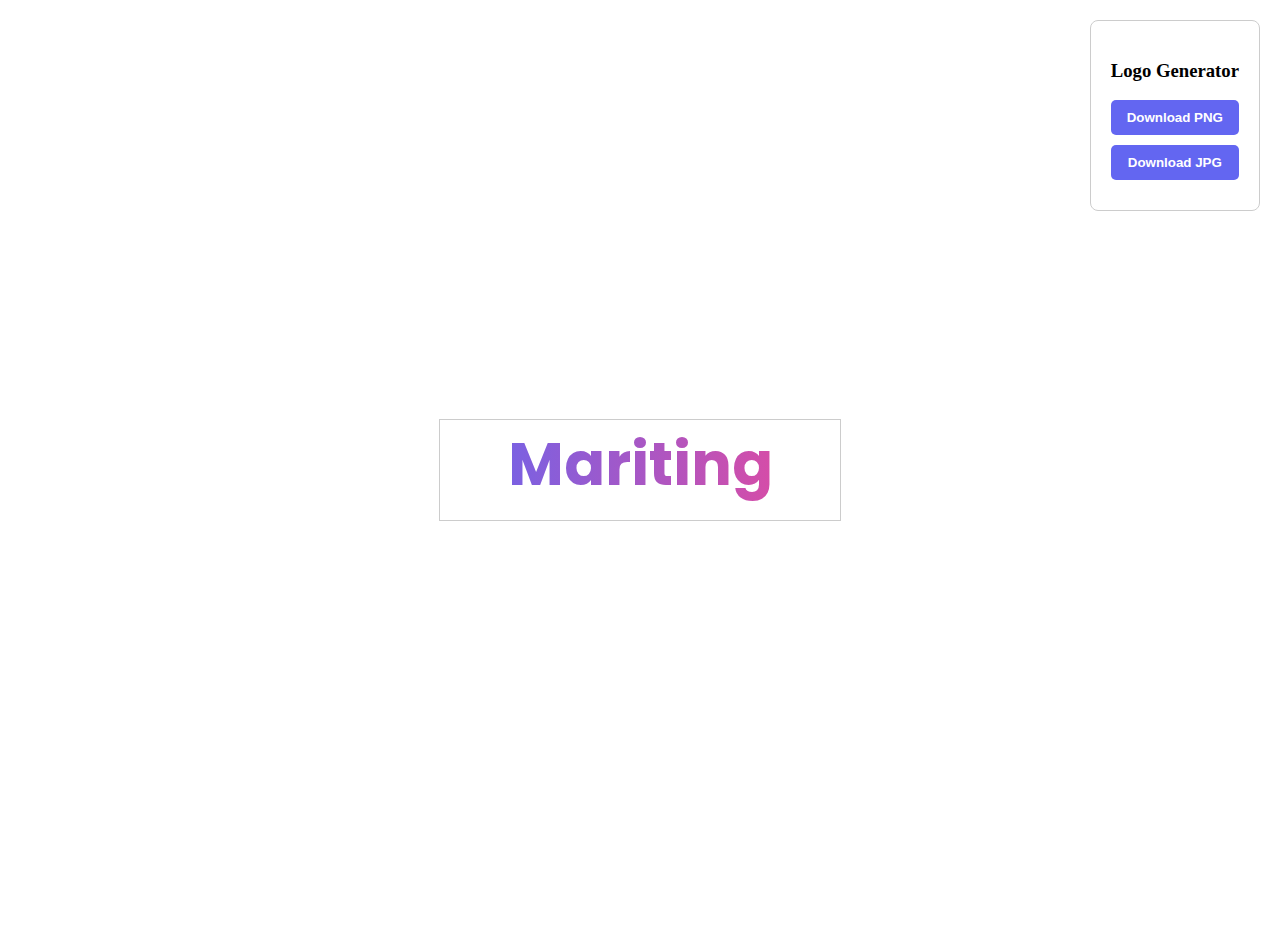
<file: create_logo.html>
<!DOCTYPE html>
<html lang="en">
<head>
    <meta charset="UTF-8">
    <meta name="viewport" content="width=device-width, initial-scale=1.0">
    <title>Create Mariting Text Logo</title>
    <link rel="preconnect" href="https://fonts.googleapis.com">
    <link rel="preconnect" href="https://fonts.gstatic.com" crossorigin>
    <link href="https://fonts.googleapis.com/css2?family=Poppins:wght@800&display=swap" rel="stylesheet">
    <style>
        body {
            margin: 0;
            padding: 20px;
            background: white;
            display: flex;
            justify-content: center;
            align-items: center;
            min-height: 100vh;
        }
        
        #logoCanvas {
            border: 1px solid #ccc;
        }
        
        .controls {
            position: fixed;
            top: 20px;
            right: 20px;
            background: white;
            padding: 20px;
            border: 1px solid #ccc;
            border-radius: 8px;
        }
        
        button {
            display: block;
            width: 100%;
            padding: 10px;
            margin: 10px 0;
            cursor: pointer;
            background: #6366f1;
            color: white;
            border: none;
            border-radius: 5px;
            font-weight: bold;
        }
        
        button:hover {
            background: #4f46e5;
        }
    </style>
</head>
<body>
    <canvas id="logoCanvas" width="400" height="100"></canvas>
    
    <div class="controls">
        <h3>Logo Generator</h3>
        <button onclick="downloadLogo('png')">Download PNG</button>
        <button onclick="downloadLogo('jpg')">Download JPG</button>
    </div>
    
    <script>
        const canvas = document.getElementById('logoCanvas');
        const ctx = canvas.getContext('2d');
        
        function drawLogo() {
            // Clear canvas
            ctx.clearRect(0, 0, canvas.width, canvas.height);
            
            // Create gradient
            const gradient = ctx.createLinearGradient(0, 0, canvas.width, 0);
            gradient.addColorStop(0, '#6366f1');
            gradient.addColorStop(1, '#ec4899');
            
            // Set text properties
            ctx.font = 'bold 60px Poppins';
            ctx.fillStyle = gradient;
            ctx.textBaseline = 'middle';
            ctx.textAlign = 'center';
            
            // Draw text
            ctx.fillText('Mariting', canvas.width / 2, canvas.height / 2);
        }
        
        function downloadLogo(format) {
            const link = document.createElement('a');
            link.download = `mariting_logo.${format}`;
            
            if (format === 'png') {
                link.href = canvas.toDataURL('image/png');
            } else if (format === 'jpg') {
                // For JPG, we need white background
                const tempCanvas = document.createElement('canvas');
                tempCanvas.width = canvas.width;
                tempCanvas.height = canvas.height;
                const tempCtx = tempCanvas.getContext('2d');
                
                // Fill with white
                tempCtx.fillStyle = 'white';
                tempCtx.fillRect(0, 0, tempCanvas.width, tempCanvas.height);
                
                // Draw logo on top
                tempCtx.drawImage(canvas, 0, 0);
                
                link.href = tempCanvas.toDataURL('image/jpeg', 1.0);
            }
            
            link.click();
        }
        
        // Draw logo on load
        drawLogo();
        
        // Redraw when fonts are loaded
        document.fonts.ready.then(() => {
            drawLogo();
        });
    </script>
</body>
</html>
</file>
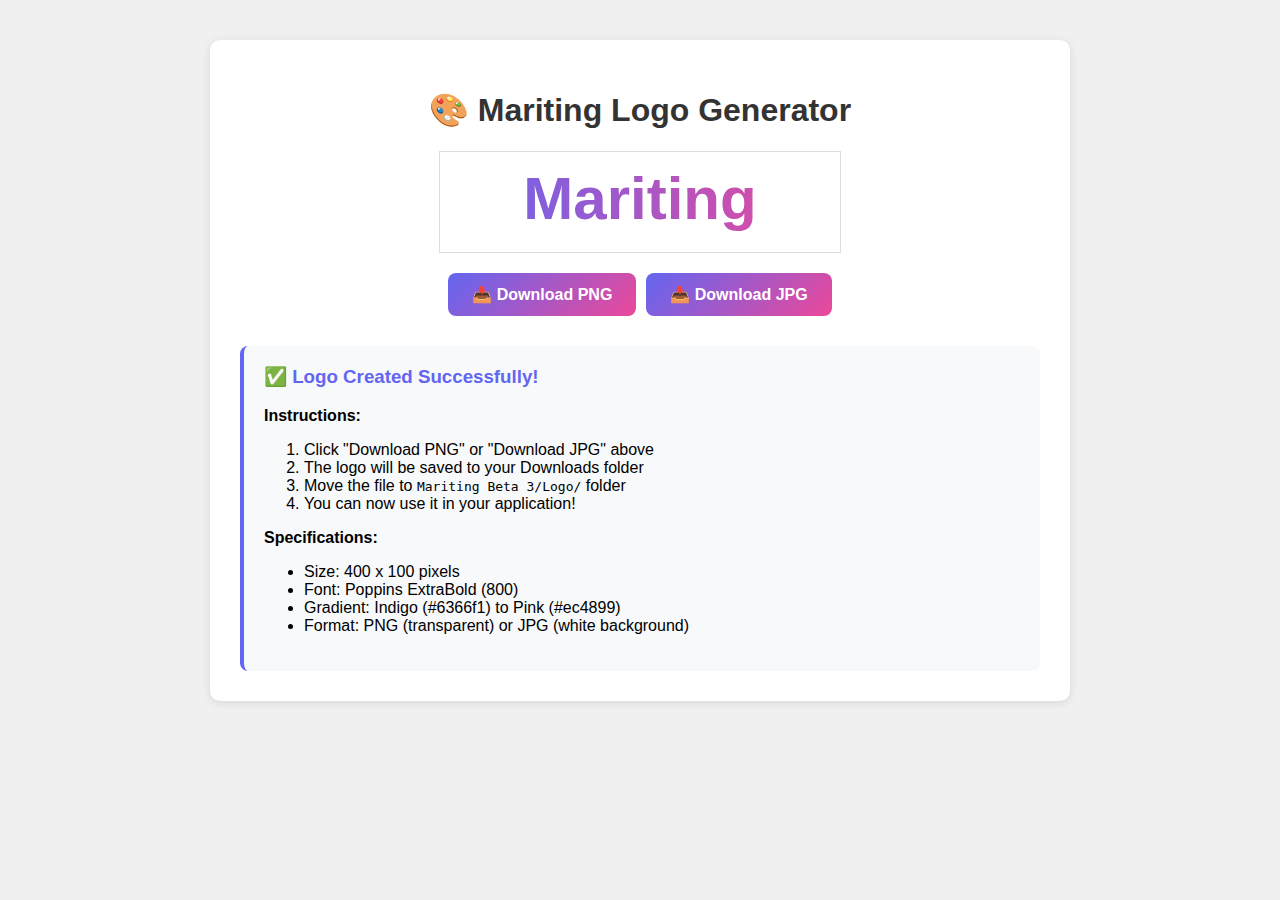
<file: generate_logo.html>
<!DOCTYPE html>
<html>
<head>
    <meta charset="UTF-8">
    <title>Mariting Logo Generator</title>
    <link href="https://fonts.googleapis.com/css2?family=Poppins:wght@800&display=swap" rel="stylesheet">
    <style>
        body {
            margin: 0;
            padding: 40px;
            font-family: Arial, sans-serif;
            background: #f0f0f0;
        }
        
        .container {
            max-width: 800px;
            margin: 0 auto;
            background: white;
            padding: 30px;
            border-radius: 10px;
            box-shadow: 0 2px 10px rgba(0,0,0,0.1);
        }
        
        h1 {
            text-align: center;
            color: #333;
        }
        
        #logoCanvas {
            display: block;
            margin: 20px auto;
            border: 1px solid #ddd;
            background: white;
        }
        
        .buttons {
            display: flex;
            gap: 10px;
            justify-content: center;
            margin-top: 20px;
        }
        
        button {
            padding: 12px 24px;
            font-size: 16px;
            font-weight: bold;
            border: none;
            border-radius: 8px;
            cursor: pointer;
            background: linear-gradient(135deg, #6366f1, #ec4899);
            color: white;
            transition: transform 0.2s;
        }
        
        button:hover {
            transform: translateY(-2px);
        }
        
        .info {
            margin-top: 30px;
            padding: 20px;
            background: #f8f9fa;
            border-radius: 8px;
            border-left: 4px solid #6366f1;
        }
        
        .info h3 {
            margin-top: 0;
            color: #6366f1;
        }
    </style>
</head>
<body>
    <div class="container">
        <h1>🎨 Mariting Logo Generator</h1>
        
        <canvas id="logoCanvas"></canvas>
        
        <div class="buttons">
            <button onclick="downloadLogo('png')">📥 Download PNG</button>
            <button onclick="downloadLogo('jpg')">📥 Download JPG</button>
        </div>
        
        <div class="info">
            <h3>✅ Logo Created Successfully!</h3>
            <p><strong>Instructions:</strong></p>
            <ol>
                <li>Click "Download PNG" or "Download JPG" above</li>
                <li>The logo will be saved to your Downloads folder</li>
                <li>Move the file to <code>Mariting Beta 3/Logo/</code> folder</li>
                <li>You can now use it in your application!</li>
            </ol>
            <p><strong>Specifications:</strong></p>
            <ul>
                <li>Size: 400 x 100 pixels</li>
                <li>Font: Poppins ExtraBold (800)</li>
                <li>Gradient: Indigo (#6366f1) to Pink (#ec4899)</li>
                <li>Format: PNG (transparent) or JPG (white background)</li>
            </ul>
        </div>
    </div>
    
    <script>
        const canvas = document.getElementById('logoCanvas');
        const ctx = canvas.getContext('2d');
        
        // Set canvas size
        canvas.width = 400;
        canvas.height = 100;
        
        function drawLogo() {
            // Clear canvas
            ctx.clearRect(0, 0, canvas.width, canvas.height);
            
            // Create gradient
            const gradient = ctx.createLinearGradient(0, 0, canvas.width, 0);
            gradient.addColorStop(0, '#6366f1');
            gradient.addColorStop(1, '#ec4899');
            
            // Set text properties
            ctx.font = 'bold 60px Poppins, sans-serif';
            ctx.fillStyle = gradient;
            ctx.textBaseline = 'middle';
            ctx.textAlign = 'center';
            
            // Draw text
            ctx.fillText('Mariting', canvas.width / 2, canvas.height / 2);
        }
        
        function downloadLogo(format) {
            let downloadCanvas = canvas;
            
            if (format === 'jpg') {
                // For JPG, create a temporary canvas with white background
                downloadCanvas = document.createElement('canvas');
                downloadCanvas.width = canvas.width;
                downloadCanvas.height = canvas.height;
                const tempCtx = downloadCanvas.getContext('2d');
                
                // Fill with white
                tempCtx.fillStyle = 'white';
                tempCtx.fillRect(0, 0, downloadCanvas.width, downloadCanvas.height);
                
                // Draw logo on top
                tempCtx.drawImage(canvas, 0, 0);
            }
            
            // Create download link
            const link = document.createElement('a');
            link.download = `mariting_logo.${format}`;
            
            if (format === 'png') {
                link.href = downloadCanvas.toDataURL('image/png');
            } else if (format === 'jpg') {
                link.href = downloadCanvas.toDataURL('image/jpeg', 1.0);
            }
            
            link.click();
            
            // Show success message
            alert(`✅ Logo saved as mariting_logo.${format}
            
Check your Downloads folder!`);
        }
        
        // Draw logo after fonts are loaded
        document.fonts.ready.then(() => {
            drawLogo();
        });
        
        // Fallback: draw after 1 second
        setTimeout(drawLogo, 1000);
    </script>
</body>
</html>
</file>
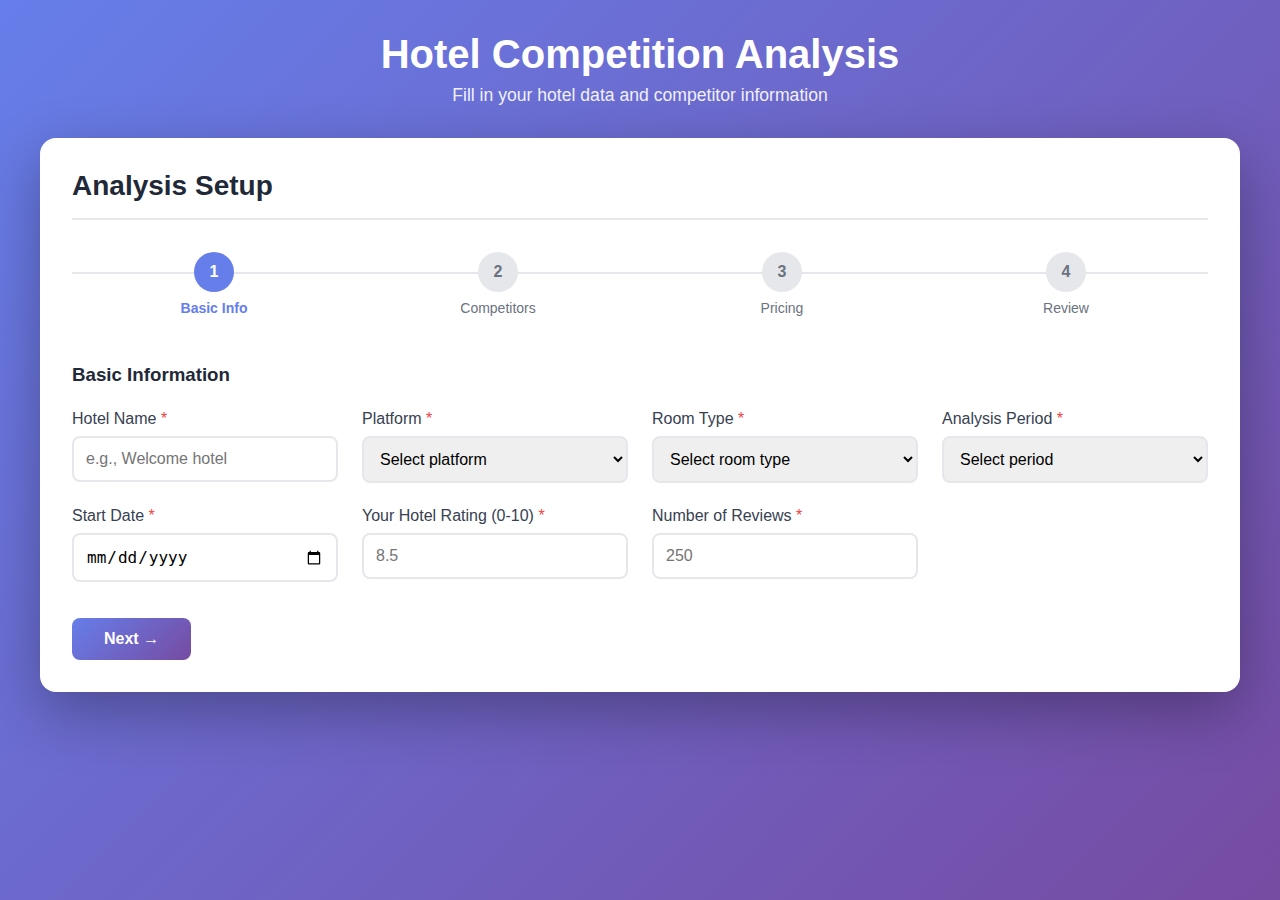
<file: index_FORM_WORKING.html>
<!DOCTYPE html>
<html lang="en">
<head>
    <meta charset="UTF-8">
    <meta name="viewport" content="width=device-width, initial-scale=1.0">
    <title>Mariting - Hotel Competition Analysis Form</title>
    
    <style>
        * {
            margin: 0;
            padding: 0;
            box-sizing: border-box;
        }
        
        body {
            font-family: 'Inter', -apple-system, BlinkMacSystemFont, 'Segoe UI', sans-serif;
            background: linear-gradient(135deg, #667eea 0%, #764ba2 100%);
            min-height: 100vh;
            padding: 2rem;
        }
        
        .container {
            max-width: 1200px;
            margin: 0 auto;
        }
        
        .header {
            text-align: center;
            color: white;
            margin-bottom: 2rem;
        }
        
        .header h1 {
            font-size: 2.5rem;
            margin-bottom: 0.5rem;
        }
        
        .header p {
            font-size: 1.1rem;
            opacity: 0.9;
        }
        
        .form-section {
            background: white;
            border-radius: 1rem;
            padding: 2rem;
            box-shadow: 0 20px 60px rgba(0,0,0,0.3);
        }
        
        .form-header {
            margin-bottom: 2rem;
            padding-bottom: 1rem;
            border-bottom: 2px solid #e5e7eb;
        }
        
        .form-header h2 {
            font-size: 1.75rem;
            color: #1f2937;
        }
        
        .step-indicator {
            display: flex;
            justify-content: space-between;
            margin-bottom: 3rem;
            position: relative;
        }
        
        .step-indicator::before {
            content: '';
            position: absolute;
            top: 20px;
            left: 0;
            right: 0;
            height: 2px;
            background: #e5e7eb;
            z-index: 0;
        }
        
        .step-item {
            display: flex;
            flex-direction: column;
            align-items: center;
            position: relative;
            z-index: 1;
            flex: 1;
        }
        
        .step-number {
            width: 40px;
            height: 40px;
            border-radius: 50%;
            background: #e5e7eb;
            color: #6b7280;
            display: flex;
            align-items: center;
            justify-content: center;
            font-weight: 600;
            margin-bottom: 0.5rem;
        }
        
        .step-item.active .step-number {
            background: #667eea;
            color: white;
        }
        
        .step-item.completed .step-number {
            background: #10b981;
            color: white;
        }
        
        .step-label {
            font-size: 0.875rem;
            color: #6b7280;
            text-align: center;
        }
        
        .step-item.active .step-label {
            color: #667eea;
            font-weight: 600;
        }
        
        .form-step {
            display: none;
        }
        
        .form-step.active {
            display: block;
            animation: fadeIn 0.3s ease-in;
        }
        
        @keyframes fadeIn {
            from { opacity: 0; transform: translateY(10px); }
            to { opacity: 1; transform: translateY(0); }
        }
        
        .form-grid {
            display: grid;
            grid-template-columns: repeat(auto-fit, minmax(250px, 1fr));
            gap: 1.5rem;
            margin-bottom: 2rem;
        }
        
        .form-group {
            display: flex;
            flex-direction: column;
        }
        
        .form-group label {
            font-weight: 500;
            color: #374151;
            margin-bottom: 0.5rem;
        }
        
        .required {
            color: #ef4444;
        }
        
        .form-group input,
        .form-group select {
            padding: 0.75rem;
            border: 2px solid #e5e7eb;
            border-radius: 0.5rem;
            font-size: 1rem;
            transition: border-color 0.3s;
        }
        
        .form-group input:focus,
        .form-group select:focus {
            outline: none;
            border-color: #667eea;
        }
        
        .competitor-card {
            background: #f9fafb;
            border: 2px solid #e5e7eb;
            border-radius: 0.75rem;
            padding: 1.5rem;
            margin-bottom: 1rem;
        }
        
        .competitor-header {
            display: flex;
            justify-content: space-between;
            align-items: center;
            margin-bottom: 1rem;
        }
        
        .competitor-number {
            font-weight: 600;
            color: #667eea;
        }
        
        .remove-competitor {
            background: #ef4444;
            color: white;
            border: none;
            padding: 0.5rem 1rem;
            border-radius: 0.5rem;
            cursor: pointer;
            font-weight: 500;
        }
        
        .remove-competitor:hover {
            background: #dc2626;
        }
        
        .btn {
            padding: 0.75rem 2rem;
            border-radius: 0.5rem;
            font-weight: 600;
            cursor: pointer;
            border: none;
            font-size: 1rem;
            transition: all 0.3s;
        }
        
        .btn-primary {
            background: linear-gradient(135deg, #667eea 0%, #764ba2 100%);
            color: white;
        }
        
        .btn-primary:hover {
            transform: translateY(-2px);
            box-shadow: 0 10px 20px rgba(102, 126, 234, 0.4);
        }
        
        .btn-secondary {
            background: #e5e7eb;
            color: #374151;
        }
        
        .btn-secondary:hover {
            background: #d1d5db;
        }
        
        .btn-group {
            display: flex;
            justify-content: space-between;
            gap: 1rem;
            margin-top: 2rem;
        }
        
        .pricing-card {
            background: #f9fafb;
            border: 2px solid #e5e7eb;
            border-radius: 0.75rem;
            padding: 1.5rem;
            margin-bottom: 1.5rem;
        }
        
        .pricing-hotel-name {
            font-weight: 600;
            font-size: 1.1rem;
            color: #1f2937;
            margin-bottom: 1rem;
        }
        
        .pricing-hotel-name.main-hotel {
            color: #667eea;
            font-size: 1.2rem;
        }
        
        .breakfast-checkbox {
            display: flex;
            align-items: center;
            gap: 0.5rem;
            margin-bottom: 1rem;
            padding: 0.75rem;
            background: #fff7ed;
            border: 1px solid #fed7aa;
            border-radius: 0.5rem;
        }
        
        .breakfast-checkbox input[type="checkbox"] {
            width: 20px;
            height: 20px;
            cursor: pointer;
        }
        
        .breakfast-checkbox label {
            font-weight: 500;
            color: #92400e;
            cursor: pointer;
            margin: 0;
        }
        
        .optional-badge {
            background: #fbbf24;
            color: white;
            padding: 0.15rem 0.5rem;
            border-radius: 0.25rem;
            font-size: 0.75rem;
            margin-left: 0.5rem;
        }
        
        .pricing-grid {
            display: grid;
            grid-template-columns: repeat(auto-fill, minmax(140px, 1fr));
            gap: 1rem;
        }
        
        .price-input-group {
            display: flex;
            flex-direction: column;
        }
        
        .price-input-group label {
            font-size: 0.875rem;
            font-weight: 500;
            color: #6b7280;
            margin-bottom: 0.25rem;
        }
        
        .price-input {
            padding: 0.5rem;
            border: 2px solid #e5e7eb;
            border-radius: 0.375rem;
            font-size: 0.95rem;
        }
        
        .price-input:focus {
            outline: none;
            border-color: #667eea;
        }
        
        .review-item {
            background: #f9fafb;
            border: 1px solid #e5e7eb;
            border-radius: 0.5rem;
            padding: 1.5rem;
            margin-bottom: 1rem;
        }
        
        .review-item h4 {
            color: #667eea;
            margin-bottom: 1rem;
        }
        
        .review-item p {
            margin-bottom: 0.5rem;
            color: #4b5563;
        }
        
        .notification {
            position: fixed;
            top: 2rem;
            right: 2rem;
            padding: 1rem 1.5rem;
            background: white;
            border-radius: 0.5rem;
            box-shadow: 0 10px 30px rgba(0,0,0,0.2);
            z-index: 1000;
            animation: slideIn 0.3s ease-out;
        }
        
        @keyframes slideIn {
            from {
                transform: translateX(400px);
                opacity: 0;
            }
            to {
                transform: translateX(0);
                opacity: 1;
            }
        }
        
        .notification.error {
            border-left: 4px solid #ef4444;
        }
        
        .notification.success {
            border-left: 4px solid #10b981;
        }
    </style>
</head>
<body>
    <div class="container">
        <div class="header">
            <h1>Hotel Competition Analysis</h1>
            <p>Fill in your hotel data and competitor information</p>
        </div>
        
        <div class="form-section">
            <div class="form-header">
                <h2>Analysis Setup</h2>
            </div>
            
            <!-- Step Indicator -->
            <div class="step-indicator">
                <div class="step-item active" data-step="1">
                    <div class="step-number">1</div>
                    <div class="step-label">Basic Info</div>
                </div>
                <div class="step-item" data-step="2">
                    <div class="step-number">2</div>
                    <div class="step-label">Competitors</div>
                </div>
                <div class="step-item" data-step="3">
                    <div class="step-number">3</div>
                    <div class="step-label">Pricing</div>
                </div>
                <div class="step-item" data-step="4">
                    <div class="step-number">4</div>
                    <div class="step-label">Review</div>
                </div>
            </div>
            
            <form id="analysisForm">
                <!-- STEP 1: Basic Information -->
                <div class="form-step active" id="formStep1">
                    <h3 style="margin-bottom: 1.5rem; color: #1f2937;">Basic Information</h3>
                    
                    <div class="form-grid">
                        <div class="form-group">
                            <label>Hotel Name <span class="required">*</span></label>
                            <input type="text" id="formHotelName" required placeholder="e.g., Welcome hotel">
                        </div>
                        
                        <div class="form-group">
                            <label>Platform <span class="required">*</span></label>
                            <select id="formPlatform" required>
                                <option value="">Select platform</option>
                                <option value="Booking.com">Booking.com</option>
                                <option value="Google Hotels">Google Hotels</option>
                                <option value="TripAdvisor">TripAdvisor</option>
                                <option value="Expedia">Expedia</option>
                                <option value="Other">Other</option>
                            </select>
                        </div>
                        
                        <div class="form-group">
                            <label>Room Type <span class="required">*</span></label>
                            <select id="formRoomType" required>
                                <option value="">Select room type</option>
                                <option value="single">Single Room</option>
                                <option value="double">Double Room</option>
                                <option value="both">Both</option>
                            </select>
                        </div>
                        
                        <div class="form-group">
                            <label>Analysis Period <span class="required">*</span></label>
                            <select id="formAnalysisPeriod" required onchange="handleFormPeriodChange()">
                                <option value="">Select period</option>
                                <option value="full_week">Full Week (Monday-Sunday)</option>
                                <option value="single_day">Single Day</option>
                                <option value="weekend">Weekend (Sat-Sun)</option>
                            </select>
                        </div>
                        
                        <div class="form-group">
                            <label>Start Date <span class="required">*</span></label>
                            <input type="date" id="formStartDate" required>
                            <small id="formPeriodHelper" style="color: #6b7280; margin-top: 0.25rem;"></small>
                        </div>
                        
                        <div class="form-group">
                            <label>Your Hotel Rating (0-10) <span class="required">*</span></label>
                            <input type="number" id="formRating" min="0" max="10" step="0.1" required placeholder="8.5">
                        </div>
                        
                        <div class="form-group">
                            <label>Number of Reviews <span class="required">*</span></label>
                            <input type="number" id="formReviews" min="1" required placeholder="250">
                        </div>
                    </div>
                </div>
                
                <!-- STEP 2: Competitors -->
                <div class="form-step" id="formStep2">
                    <h3 style="margin-bottom: 1.5rem; color: #1f2937;">Add Competitors (1-8)</h3>
                    
                    <div id="formCompetitorsContainer">
                        <!-- Competitors will be added dynamically -->
                    </div>
                    
                    <button type="button" class="btn btn-secondary" style="width: 100%;" onclick="addFormCompetitor()">
                        + Add Competitor
                    </button>
                </div>
                
                <!-- STEP 3: Pricing -->
                <div class="form-step" id="formStep3">
                    <h3 style="margin-bottom: 0.5rem; color: #1f2937;">Pricing Information</h3>
                    <p id="formPricingDescription" style="color: #6b7280; margin-bottom: 1.5rem;">Enter prices for your hotel and competitors</p>
                    
                    <div id="formPricingContainer">
                        <!-- Pricing cards will be added dynamically -->
                    </div>
                </div>
                
                <!-- STEP 4: Review -->
                <div class="form-step" id="formStep4">
                    <h3 style="margin-bottom: 1.5rem; color: #1f2937;">Review Your Data</h3>
                    
                    <div id="formReviewContainer">
                        <!-- Review summary will be added dynamically -->
                    </div>
                </div>
                
                <!-- Navigation Buttons -->
                <div class="btn-group">
                    <button type="button" class="btn btn-secondary" id="prevBtn" onclick="prevFormStep()" style="display: none;">
                        ← Previous
                    </button>
                    <button type="button" class="btn btn-primary" id="nextBtn" onclick="nextFormStep()">
                        Next →
                    </button>
                    <button type="button" class="btn btn-primary" id="submitBtn" onclick="submitWebFormAnalysis()" style="display: none;">
                        Generate Analysis
                    </button>
                </div>
            </form>
        </div>
    </div>
    
    <script src="form_javascript.js"></script>
</body>
</html>
</file>
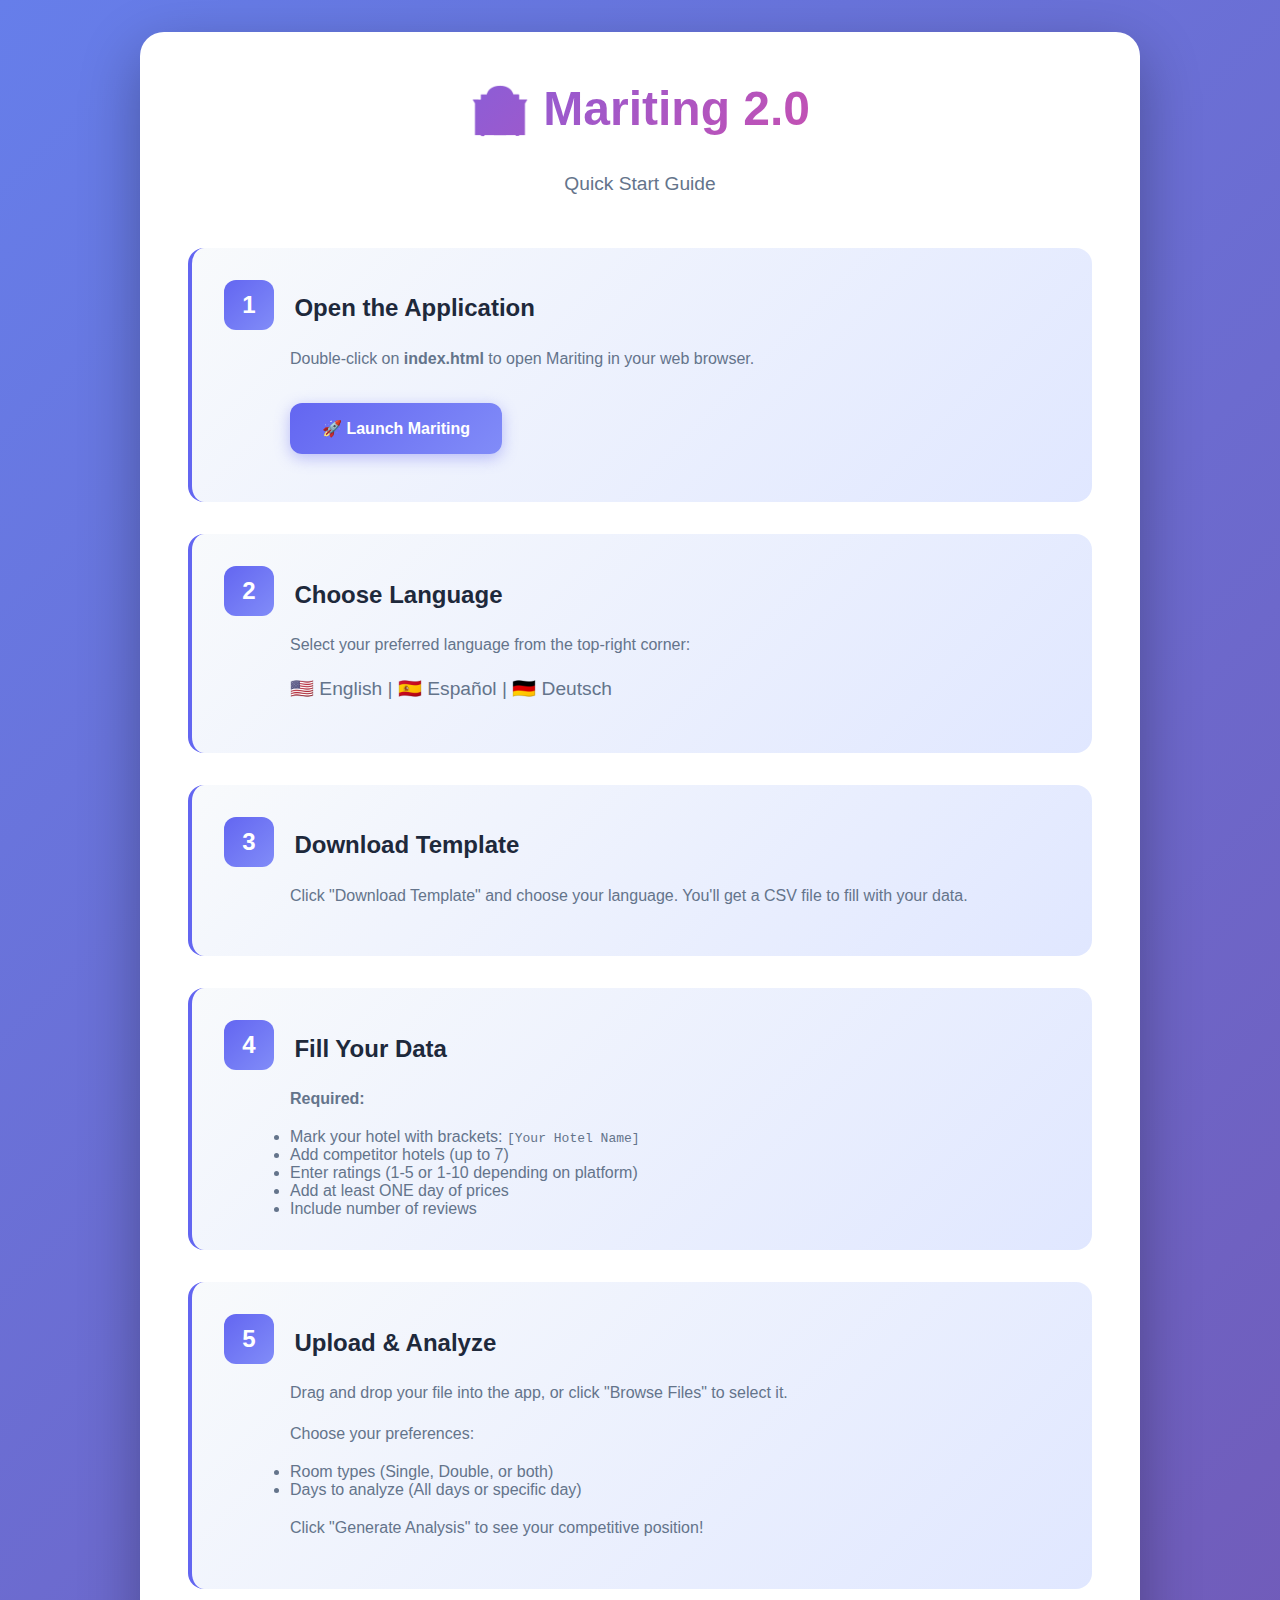
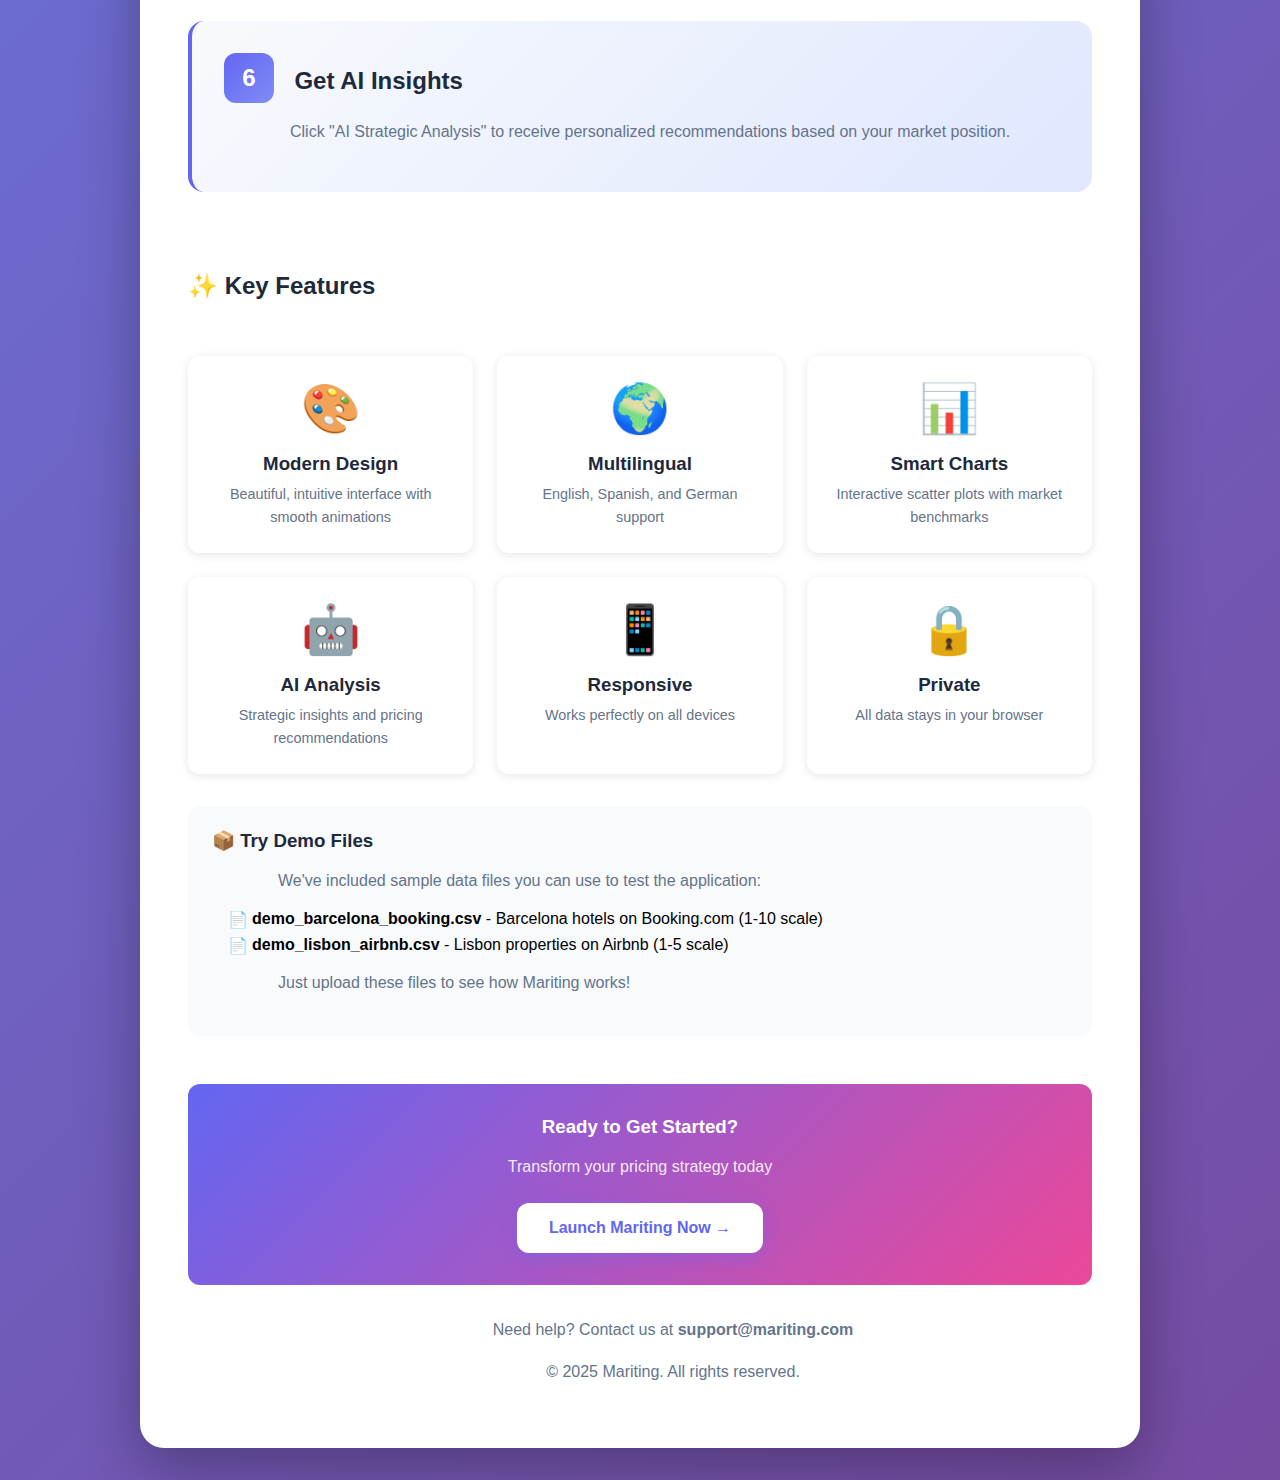
<file: quick-start.html>
<!DOCTYPE html>
<html lang="en">
<head>
    <meta charset="UTF-8">
    <meta name="viewport" content="width=device-width, initial-scale=1.0">
    <title>Mariting 2.0 - Quick Start Guide</title>
    <style>
        * {
            margin: 0;
            padding: 0;
            box-sizing: border-box;
        }
        
        body {
            font-family: 'Inter', -apple-system, BlinkMacSystemFont, 'Segoe UI', sans-serif;
            background: linear-gradient(135deg, #667eea 0%, #764ba2 100%);
            min-height: 100vh;
            padding: 2rem;
        }
        
        .container {
            max-width: 1000px;
            margin: 0 auto;
            background: white;
            border-radius: 24px;
            padding: 3rem;
            box-shadow: 0 20px 60px rgba(0, 0, 0, 0.3);
        }
        
        h1 {
            font-size: 3rem;
            background: linear-gradient(135deg, #6366f1, #ec4899);
            -webkit-background-clip: text;
            -webkit-text-fill-color: transparent;
            margin-bottom: 2rem;
            text-align: center;
        }
        
        .step {
            margin: 2rem 0;
            padding: 2rem;
            background: linear-gradient(135deg, #f8fafc, #e0e7ff);
            border-radius: 16px;
            border-left: 4px solid #6366f1;
        }
        
        .step-number {
            display: inline-block;
            width: 50px;
            height: 50px;
            background: linear-gradient(135deg, #6366f1, #818cf8);
            color: white;
            border-radius: 12px;
            text-align: center;
            line-height: 50px;
            font-size: 1.5rem;
            font-weight: bold;
            margin-right: 1rem;
        }
        
        h2 {
            display: inline-block;
            vertical-align: middle;
            color: #1e293b;
            font-size: 1.5rem;
        }
        
        p {
            margin: 1rem 0 1rem 66px;
            color: #64748b;
            line-height: 1.6;
        }
        
        .btn {
            display: inline-block;
            padding: 1rem 2rem;
            background: linear-gradient(135deg, #6366f1, #818cf8);
            color: white;
            text-decoration: none;
            border-radius: 12px;
            font-weight: 600;
            margin: 1rem 66px;
            transition: transform 0.3s ease, box-shadow 0.3s ease;
            box-shadow: 0 4px 15px rgba(99, 102, 241, 0.4);
        }
        
        .btn:hover {
            transform: translateY(-2px);
            box-shadow: 0 6px 20px rgba(99, 102, 241, 0.6);
        }
        
        .features {
            display: grid;
            grid-template-columns: repeat(auto-fit, minmax(250px, 1fr));
            gap: 1.5rem;
            margin: 2rem 0;
        }
        
        .feature {
            padding: 1.5rem;
            background: white;
            border-radius: 12px;
            box-shadow: 0 2px 10px rgba(0, 0, 0, 0.1);
            text-align: center;
        }
        
        .feature-icon {
            font-size: 3rem;
            margin-bottom: 1rem;
        }
        
        .feature h3 {
            color: #1e293b;
            margin-bottom: 0.5rem;
        }
        
        .feature p {
            margin: 0;
            font-size: 0.9rem;
        }
        
        .demo-files {
            background: #f8fafc;
            padding: 1.5rem;
            border-radius: 12px;
            margin: 2rem 0;
        }
        
        .demo-files h3 {
            color: #1e293b;
            margin-bottom: 1rem;
        }
        
        .demo-files ul {
            list-style: none;
            padding-left: 1rem;
        }
        
        .demo-files li {
            margin: 0.5rem 0;
            padding-left: 1.5rem;
            position: relative;
        }
        
        .demo-files li::before {
            content: '📄';
            position: absolute;
            left: 0;
        }
    </style>
</head>
<body>
    <div class="container">
        <h1>🏨 Mariting 2.0</h1>
        <p style="text-align: center; font-size: 1.2rem; margin: 0 0 3rem 0;">Quick Start Guide</p>
        
        <div class="step">
            <span class="step-number">1</span>
            <h2>Open the Application</h2>
            <p>Double-click on <strong>index.html</strong> to open Mariting in your web browser.</p>
            <a href="index.html" class="btn">🚀 Launch Mariting</a>
        </div>
        
        <div class="step">
            <span class="step-number">2</span>
            <h2>Choose Language</h2>
            <p>Select your preferred language from the top-right corner:</p>
            <p style="font-size: 1.2rem;">🇺🇸 English  |  🇪🇸 Español  |  🇩🇪 Deutsch</p>
        </div>
        
        <div class="step">
            <span class="step-number">3</span>
            <h2>Download Template</h2>
            <p>Click "Download Template" and choose your language. You'll get a CSV file to fill with your data.</p>
        </div>
        
        <div class="step">
            <span class="step-number">4</span>
            <h2>Fill Your Data</h2>
            <p><strong>Required:</strong></p>
            <ul style="margin-left: 66px; color: #64748b;">
                <li>Mark your hotel with brackets: <code>[Your Hotel Name]</code></li>
                <li>Add competitor hotels (up to 7)</li>
                <li>Enter ratings (1-5 or 1-10 depending on platform)</li>
                <li>Add at least ONE day of prices</li>
                <li>Include number of reviews</li>
            </ul>
        </div>
        
        <div class="step">
            <span class="step-number">5</span>
            <h2>Upload & Analyze</h2>
            <p>Drag and drop your file into the app, or click "Browse Files" to select it.</p>
            <p>Choose your preferences:</p>
            <ul style="margin-left: 66px; color: #64748b;">
                <li>Room types (Single, Double, or both)</li>
                <li>Days to analyze (All days or specific day)</li>
            </ul>
            <p>Click "Generate Analysis" to see your competitive position!</p>
        </div>
        
        <div class="step">
            <span class="step-number">6</span>
            <h2>Get AI Insights</h2>
            <p>Click "AI Strategic Analysis" to receive personalized recommendations based on your market position.</p>
        </div>
        
        <h2 style="margin: 3rem 0 1.5rem 0; text-align: center; color: #1e293b;">✨ Key Features</h2>
        
        <div class="features">
            <div class="feature">
                <div class="feature-icon">🎨</div>
                <h3>Modern Design</h3>
                <p>Beautiful, intuitive interface with smooth animations</p>
            </div>
            
            <div class="feature">
                <div class="feature-icon">🌍</div>
                <h3>Multilingual</h3>
                <p>English, Spanish, and German support</p>
            </div>
            
            <div class="feature">
                <div class="feature-icon">📊</div>
                <h3>Smart Charts</h3>
                <p>Interactive scatter plots with market benchmarks</p>
            </div>
            
            <div class="feature">
                <div class="feature-icon">🤖</div>
                <h3>AI Analysis</h3>
                <p>Strategic insights and pricing recommendations</p>
            </div>
            
            <div class="feature">
                <div class="feature-icon">📱</div>
                <h3>Responsive</h3>
                <p>Works perfectly on all devices</p>
            </div>
            
            <div class="feature">
                <div class="feature-icon">🔒</div>
                <h3>Private</h3>
                <p>All data stays in your browser</p>
            </div>
        </div>
        
        <div class="demo-files">
            <h3>📦 Try Demo Files</h3>
            <p>We've included sample data files you can use to test the application:</p>
            <ul>
                <li><strong>demo_barcelona_booking.csv</strong> - Barcelona hotels on Booking.com (1-10 scale)</li>
                <li><strong>demo_lisbon_airbnb.csv</strong> - Lisbon properties on Airbnb (1-5 scale)</li>
            </ul>
            <p style="margin-top: 1rem;">Just upload these files to see how Mariting works!</p>
        </div>
        
        <div style="text-align: center; margin-top: 3rem; padding: 2rem; background: linear-gradient(135deg, #6366f1, #ec4899); border-radius: 12px; color: white;">
            <h3 style="color: white; margin-bottom: 1rem;">Ready to Get Started?</h3>
            <p style="margin: 0 0 1.5rem 0; color: rgba(255,255,255,0.9);">Transform your pricing strategy today</p>
            <a href="index.html" class="btn" style="background: white; color: #6366f1; margin: 0;">Launch Mariting Now →</a>
        </div>
        
        <div style="text-align: center; margin-top: 2rem; color: #64748b;">
            <p>Need help? Contact us at <strong>support@mariting.com</strong></p>
            <p style="margin-top: 0.5rem;">© 2025 Mariting. All rights reserved.</p>
        </div>
    </div>
</body>
</html>
</file>
